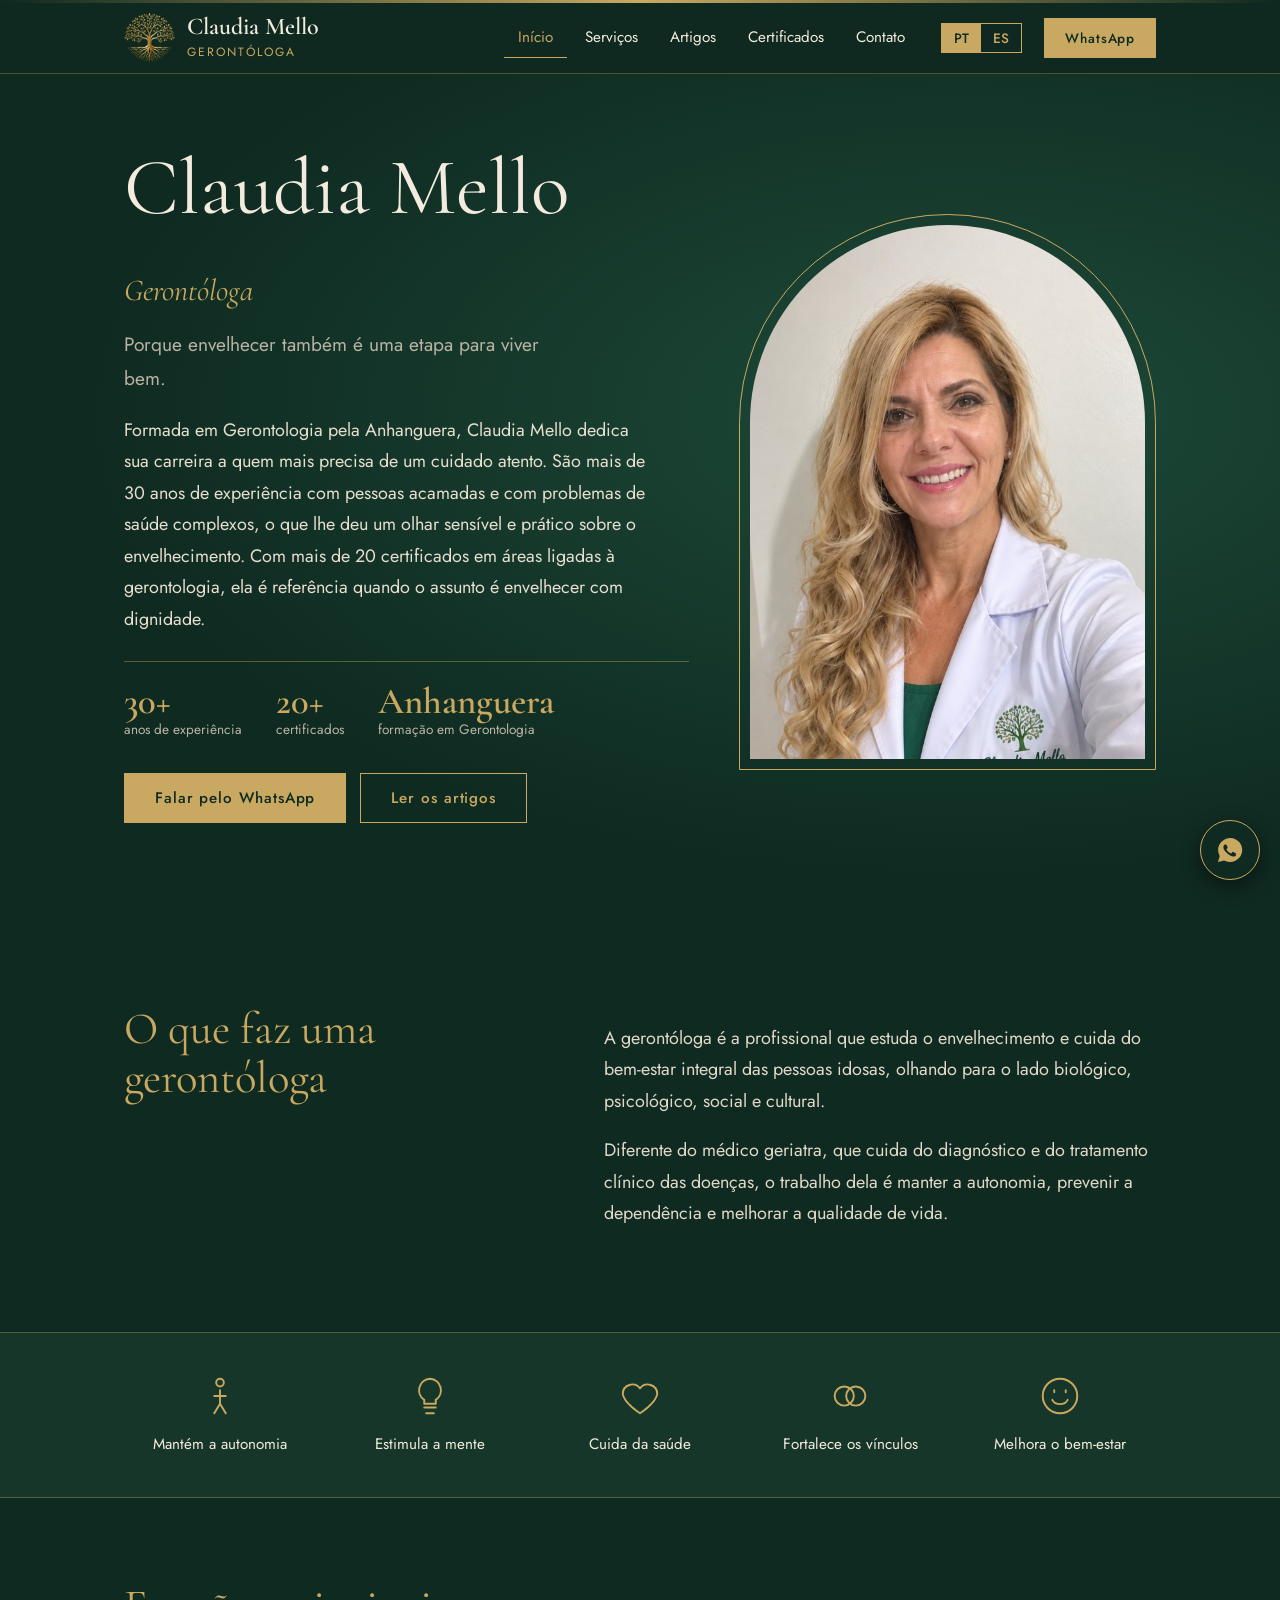
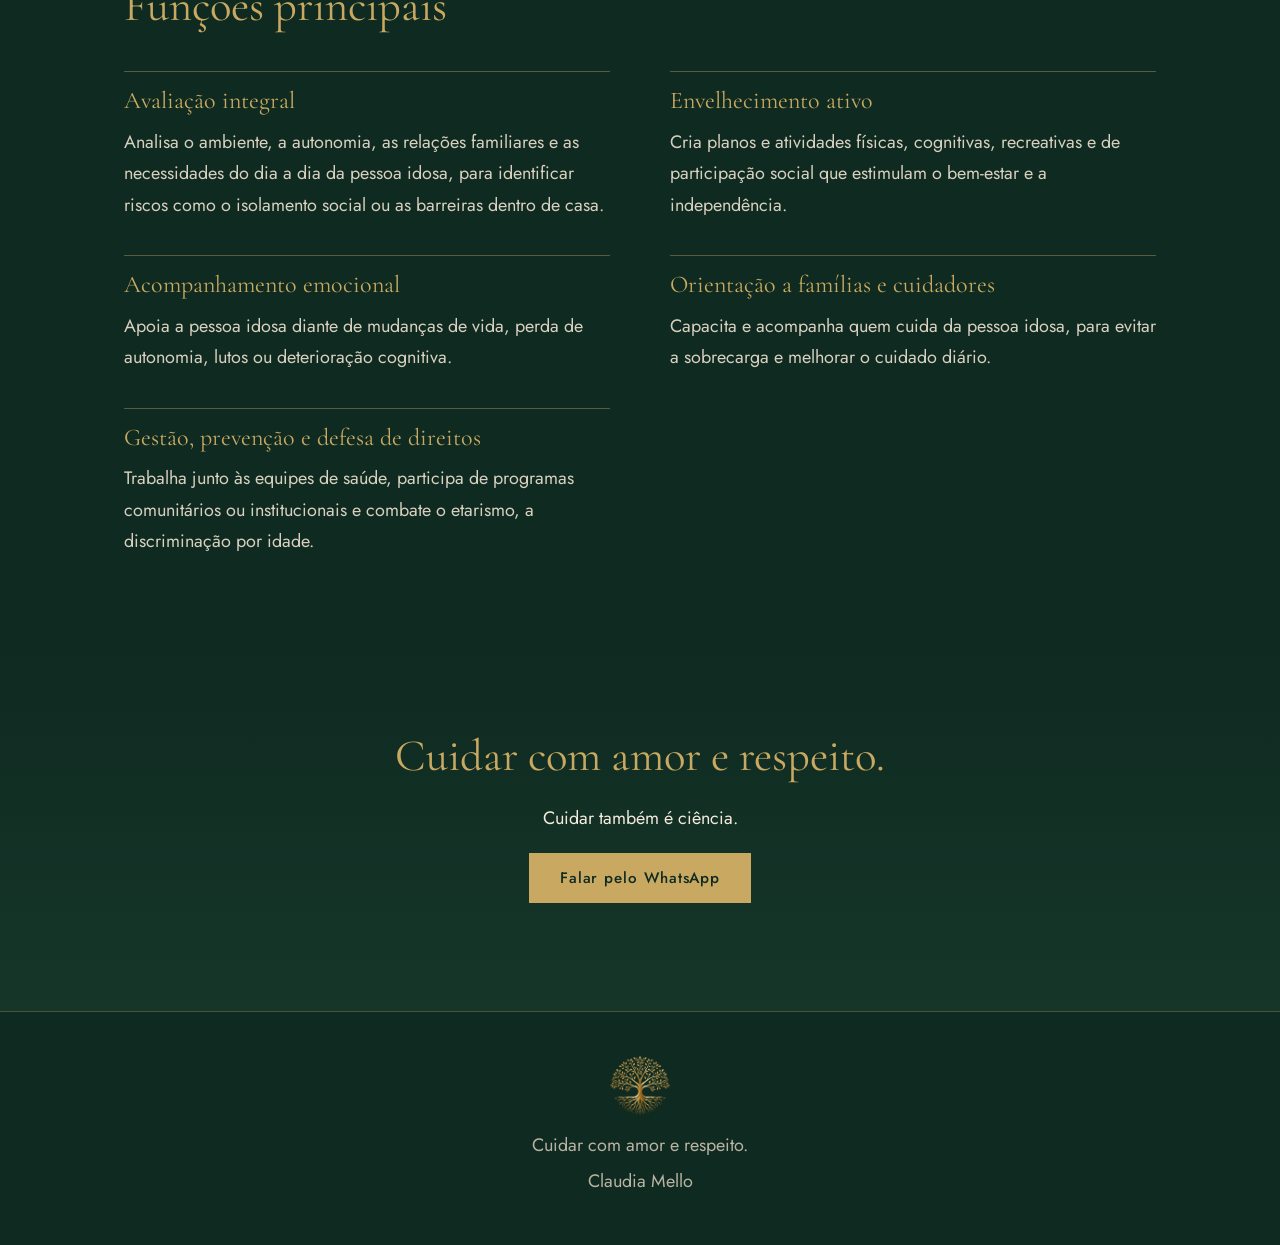
<file: index.html>
<!DOCTYPE html><html lang="pt-BR"><head><meta charset="utf-8"><meta name="viewport" content="width=device-width,initial-scale=1">
<title data-es="Claudia Mello, Gerontóloga">Claudia Mello, Gerontóloga</title><link rel="icon" href="img/favicon.png">
<link rel="preconnect" href="https://fonts.googleapis.com"><link rel="preconnect" href="https://fonts.gstatic.com" crossorigin>
<link href="https://fonts.googleapis.com/css2?family=Cormorant+Garamond:ital,wght@0,400;0,600;1,400&family=Jost:wght@400;500&display=swap" rel="stylesheet">
<link rel="stylesheet" href="style.css"></head><body>
<header><div class="w bar"><a class="brand" href="index.html"><img src="img/arvore.png" alt=""><span>Claudia Mello<small data-es="Gerontóloga">Gerontóloga</small></span></a>
<nav><a href="index.html" aria-current="page" data-es="Inicio">Início</a><a href="servicos.html" data-es="Servicios">Serviços</a><a href="artigos.html" data-es="Artículos">Artigos</a><a href="certificados.html" data-es="Certificados">Certificados</a><a href="contato.html" data-es="Contacto">Contato</a></nav><div class="lang" role="group" aria-label="Idioma"><button data-l="pt">PT</button><button data-l="es">ES</button></div><a class="btn hb" href="whatsapp.html">WhatsApp</a></div></header>
<main><section class="hero"><div class="w hg"><div><h1 data-es="Claudia Mello">Claudia Mello</h1><p class="role" data-es="Gerontóloga">Gerontóloga</p><p class="lead" data-es="Porque envejecer también es una etapa para vivir bien.">Porque envelhecer também é uma etapa para viver bem.</p><p class="intro" data-es="Graduada en Gerontología por la Anhanguera, Claudia Mello dedica su carrera a quienes más necesitan un cuidado atento. Son más de 30 años de experiencia con personas postradas en cama y con problemas de salud complejos, lo que le dio una mirada sensible y práctica sobre el envejecimiento. Con más de 20 certificados en áreas ligadas a la gerontología, es una referencia cuando se trata de envejecer con dignidad.">Formada em Gerontologia pela Anhanguera, Claudia Mello dedica sua carreira a quem mais precisa de um cuidado atento. São mais de 30 anos de experiência com pessoas acamadas e com problemas de saúde complexos, o que lhe deu um olhar sensível e prático sobre o envelhecimento. Com mais de 20 certificados em áreas ligadas à gerontologia, ela é referência quando o assunto é envelhecer com dignidade.</p><ul class="stats"><li><b>30+</b><span data-es="años de experiencia">anos de experiência</span></li><li><b>20+</b><span data-es="certificados">certificados</span></li><li><b>Anhanguera</b><span data-es="formación en Gerontología">formação em Gerontologia</span></li></ul><p class="cta"><a class="btn" href="whatsapp.html" data-es="Hablar por WhatsApp">Falar pelo WhatsApp</a><a class="btn ghost" href="artigos.html" data-es="Leer los artículos">Ler os artigos</a></p></div>
<figure class="arco"><img src="img/claudia.jpg" alt="Claudia Mello, gerontóloga"></figure></div></section>
<section class="w sec two"><div><h2 data-es="¿Qué hace una gerontóloga?">O que faz uma gerontóloga</h2></div><div><p data-es="Una gerontóloga es una profesional especializada en el proceso de envejecimiento y en el bienestar integral de las personas mayores desde un enfoque biológico, psicológico, social y cultural.">A gerontóloga é a profissional que estuda o envelhecimento e cuida do bem-estar integral das pessoas idosas, olhando para o lado biológico, psicológico, social e cultural.</p><p data-es="A diferencia de un médico geriatra —que se centra en el diagnóstico y tratamiento clínico de enfermedades—, su trabajo busca mantener la autonomía, prevenir la dependencia y mejorar la calidad de vida.">Diferente do médico geriatra, que cuida do diagnóstico e do tratamento clínico das doenças, o trabalho dela é manter a autonomia, prevenir a dependência e melhorar a qualidade de vida.</p></div></section>
<section class="band"><div class="w"><ul class="vals"><li><svg viewBox="0 0 24 24" aria-hidden="true"><circle cx="12" cy="5" r="2"/><path d="M12 9v7m0 0-3 5m3-5 3 5M9 12h6"/></svg><span data-es="Mantiene la autonomía">Mantém a autonomia</span></li><li><svg viewBox="0 0 24 24" aria-hidden="true"><path d="M9 18h6M10 21h4M12 3a6 6 0 0 0-3 11v2h6v-2a6 6 0 0 0-3-11z"/></svg><span data-es="Estimula la mente">Estimula a mente</span></li><li><svg viewBox="0 0 24 24" aria-hidden="true"><path d="M12 21s-8-5-9-10a5 5 0 0 1 9-3 5 5 0 0 1 9 3c-1 5-9 10-9 10z"/></svg><span data-es="Cuida la salud">Cuida da saúde</span></li><li><svg viewBox="0 0 24 24" aria-hidden="true"><circle cx="9" cy="12" r="5"/><circle cx="15" cy="12" r="5"/></svg><span data-es="Fortalece los vínculos">Fortalece os vínculos</span></li><li><svg viewBox="0 0 24 24" aria-hidden="true"><circle cx="12" cy="12" r="9"/><path d="M8 14c1.500 3 6.500 3 8 0M9 9v1M15 9v1"/></svg><span data-es="Mejora el bienestar">Melhora o bem-estar</span></li></ul></div></section>
<section class="w sec"><h2 data-es="Funciones principales">Funções principais</h2><div class="fn"><div><h3 data-es="Evaluación integral">Avaliação integral</h3><p data-es="Analiza el entorno, la autonomía, las relaciones familiares y las necesidades cotidianas de la persona mayor para detectar riesgos como el aislamiento social o barreras en el hogar.">Analisa o ambiente, a autonomia, as relações familiares e as necessidades do dia a dia da pessoa idosa, para identificar riscos como o isolamento social ou as barreiras dentro de casa.</p></div><div><h3 data-es="Envejecimiento activo">Envelhecimento ativo</h3><p data-es="Diseña planes y actividades (físicas, cognitivas, recreativas y de participación social) para promover el bienestar y la independencia.">Cria planos e atividades físicas, cognitivas, recreativas e de participação social que estimulam o bem-estar e a independência.</p></div><div><h3 data-es="Acompañamiento emocional y de procesos">Acompanhamento emocional</h3><p data-es="Apoya a la persona mayor ante cambios vitales, pérdida de autonomía, duelos o deterioro cognitivo.">Apoia a pessoa idosa diante de mudanças de vida, perda de autonomia, lutos ou deterioração cognitiva.</p></div><div><h3 data-es="Orientación a familias y cuidadores">Orientação a famílias e cuidadores</h3><p data-es="Capacita y acompaña a quienes cuidan al adulto mayor para prevenir la sobrecarga y mejorar la atención diaria.">Capacita e acompanha quem cuida da pessoa idosa, para evitar a sobrecarga e melhorar o cuidado diário.</p></div><div><h3 data-es="Gestión, prevención y defensa de derechos">Gestão, prevenção e defesa de direitos</h3><p data-es="Coordina con equipos de salud, participa en programas comunitarios o institucionales y combate el edadismo (discriminación por edad).">Trabalha junto às equipes de saúde, participa de programas comunitários ou institucionais e combate o etarismo, a discriminação por idade.</p></div></div></section>

<section class="end"><div class="w"><h2 data-es="Cuidar con amor y respeto.">Cuidar com amor e respeito.</h2><p data-es="Cuidar también es ciencia.">Cuidar também é ciência.</p><p><a class="btn" href="whatsapp.html" data-es="Hablar por WhatsApp">Falar pelo WhatsApp</a></p></div></section></main>
<footer><div class="w"><img src="img/arvore.png" alt=""><p data-es="Cuidar con amor y respeto.">Cuidar com amor e respeito.</p><p>Claudia Mello</p></div></footer>
<a class="wab" href="whatsapp.html" aria-label="WhatsApp"><svg viewBox="0 0 32 32"><path fill="#C9A961" d="M16 4a12 12 0 0 0-10.300 18L4 28l6.200-1.600A12 12 0 1 0 16 4zm6.500 16.800c-.3.800-1.600 1.500-2.200 1.600-.6.100-1.300.1-2.100-.1-.5-.2-1.100-.4-1.900-.8-3.300-1.400-5.400-4.700-5.600-4.900-.2-.2-1.300-1.700-1.300-3.200s.8-2.300 1.100-2.600c.3-.3.600-.4.800-.4h.6c.2 0 .5-.1.7.5l1 2.300c.1.200.1.400 0 .6l-.4.600-.5.600c-.2.200-.3.400-.1.700.2.300.8 1.300 1.700 2.100 1.200 1 2.200 1.400 2.500 1.500.3.200.5.100.7-.1l1-1.200c.2-.3.500-.2.700-.1l2.200 1c.3.200.5.300.5.500.1.200.1.800-.2 1.500z"/></svg></a>
<script src="script.js"></script></body></html>
</file>
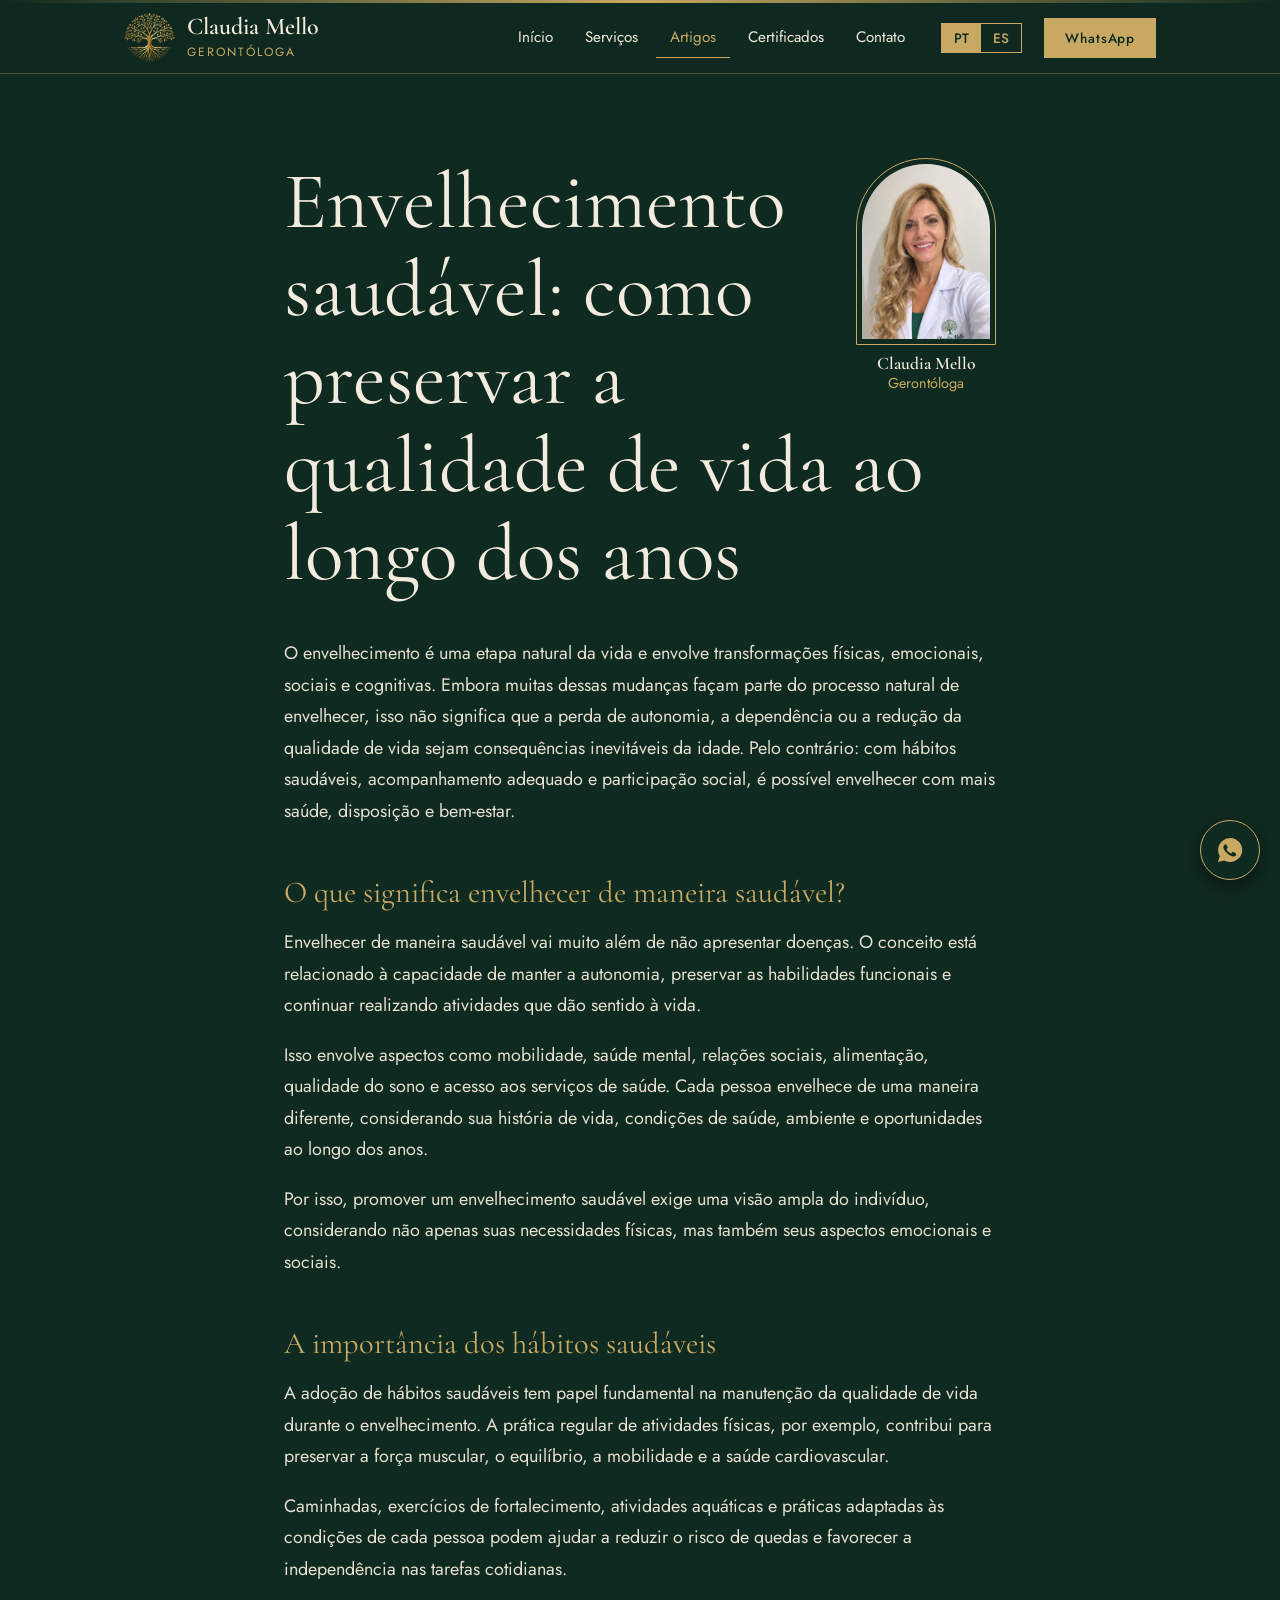
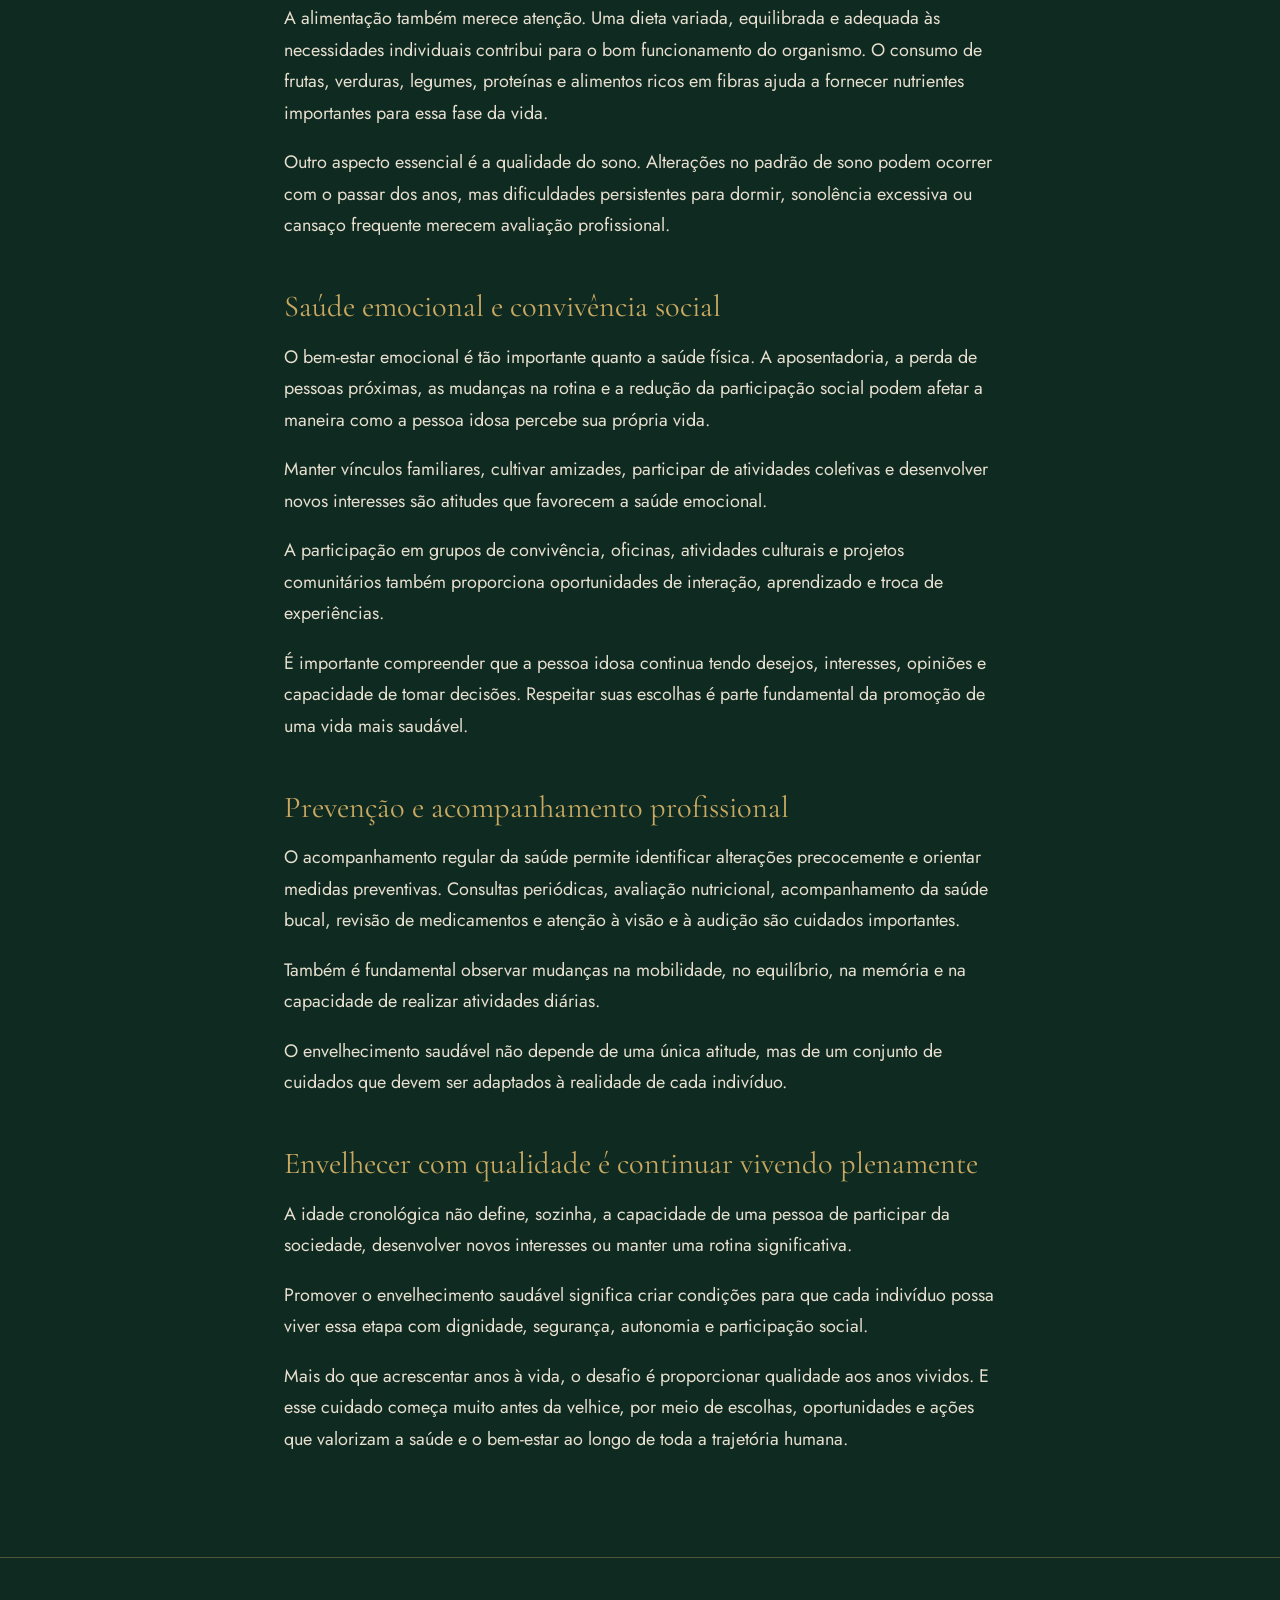
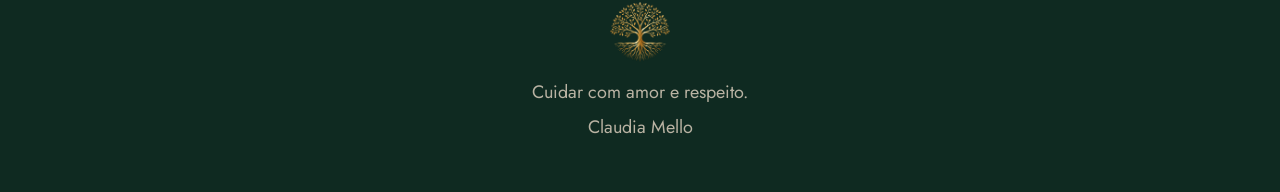
<file: artigo-envelhecimento-saudavel.html>
<!DOCTYPE html><html lang="pt-BR"><head><meta charset="utf-8"><meta name="viewport" content="width=device-width,initial-scale=1">
<title data-es="Envejecimiento saludable: cómo preservar la calidad de vida a lo largo de los años">Envelhecimento saudável: como preservar a qualidade de vida ao longo dos anos</title><link rel="icon" href="img/favicon.png">
<link rel="preconnect" href="https://fonts.googleapis.com"><link rel="preconnect" href="https://fonts.gstatic.com" crossorigin>
<link href="https://fonts.googleapis.com/css2?family=Cormorant+Garamond:ital,wght@0,400;0,600;1,400&family=Jost:wght@400;500&display=swap" rel="stylesheet">
<link rel="stylesheet" href="style.css"></head><body>
<header><div class="w bar"><a class="brand" href="index.html"><img src="img/arvore.png" alt=""><span>Claudia Mello<small data-es="Gerontóloga">Gerontóloga</small></span></a>
<nav><a href="index.html" data-es="Inicio">Início</a><a href="servicos.html" data-es="Servicios">Serviços</a><a href="artigos.html" aria-current="page" data-es="Artículos">Artigos</a><a href="certificados.html" data-es="Certificados">Certificados</a><a href="contato.html" data-es="Contacto">Contato</a></nav><div class="lang" role="group" aria-label="Idioma"><button data-l="pt">PT</button><button data-l="es">ES</button></div><a class="btn hb" href="whatsapp.html">WhatsApp</a></div></header>
<main><article class="w sec narrow art"><aside class="autor"><div class="arco sm"><img src="img/claudia.jpg" alt="Claudia Mello"></div><b>Claudia Mello</b><span data-es="Gerontóloga">Gerontóloga</span></aside><h1 data-es="Envejecimiento saludable: cómo preservar la calidad de vida a lo largo de los años">Envelhecimento saudável: como preservar a qualidade de vida ao longo dos anos</h1><div class="corpo" data-es="&lt;p&gt;El envejecimiento es una etapa natural de la vida e implica transformaciones físicas, emocionales, sociales y cognitivas. Aunque muchos de estos cambios forman parte del proceso natural de envejecer, eso no significa que la pérdida de autonomía, la dependencia o la reducción de la calidad de vida sean consecuencias inevitables de la edad. Al contrario: con hábitos saludables, un acompañamiento adecuado y participación social, es posible envejecer con más salud, ánimo y bienestar.&lt;/p&gt;
&lt;h2&gt;¿Qué significa envejecer de manera saludable?&lt;/h2&gt;
&lt;p&gt;Envejecer de manera saludable va mucho más allá de no tener enfermedades. El concepto se relaciona con la capacidad de mantener la autonomía, preservar las habilidades funcionales y seguir realizando actividades que dan sentido a la vida.&lt;/p&gt;
&lt;p&gt;Esto abarca aspectos como la movilidad, la salud mental, las relaciones sociales, la alimentación, la calidad del sueño y el acceso a los servicios de salud. Cada persona envejece de una manera distinta, según su historia de vida, sus condiciones de salud, su entorno y las oportunidades que tuvo a lo largo de los años.&lt;/p&gt;
&lt;p&gt;Por eso, promover un envejecimiento saludable exige una visión amplia de la persona, que considere no solo sus necesidades físicas, sino también sus aspectos emocionales y sociales.&lt;/p&gt;
&lt;h2&gt;La importancia de los hábitos saludables&lt;/h2&gt;
&lt;p&gt;La adopción de hábitos saludables tiene un papel fundamental en el mantenimiento de la calidad de vida durante el envejecimiento. La práctica regular de actividad física, por ejemplo, contribuye a preservar la fuerza muscular, el equilibrio, la movilidad y la salud cardiovascular.&lt;/p&gt;
&lt;p&gt;Las caminatas, los ejercicios de fortalecimiento, las actividades acuáticas y las prácticas adaptadas a las condiciones de cada persona pueden ayudar a reducir el riesgo de caídas y favorecer la independencia en las tareas cotidianas.&lt;/p&gt;
&lt;p&gt;La alimentación también merece atención. Una dieta variada, equilibrada y adecuada a las necesidades individuales contribuye al buen funcionamiento del organismo. El consumo de frutas, verduras, hortalizas, proteínas y alimentos ricos en fibra ayuda a aportar nutrientes importantes para esta etapa de la vida.&lt;/p&gt;
&lt;p&gt;Otro aspecto esencial es la calidad del sueño. Con el paso de los años pueden producirse alteraciones en el patrón de sueño, pero las dificultades persistentes para dormir, la somnolencia excesiva o el cansancio frecuente merecen una evaluación profesional.&lt;/p&gt;
&lt;h2&gt;Salud emocional y convivencia social&lt;/h2&gt;
&lt;p&gt;El bienestar emocional es tan importante como la salud física. La jubilación, la pérdida de seres queridos, los cambios en la rutina y la reducción de la participación social pueden afectar la manera en que la persona mayor percibe su propia vida.&lt;/p&gt;
&lt;p&gt;Mantener los vínculos familiares, cultivar amistades, participar en actividades colectivas y desarrollar nuevos intereses son actitudes que favorecen la salud emocional.&lt;/p&gt;
&lt;p&gt;La participación en grupos de convivencia, talleres, actividades culturales y proyectos comunitarios también ofrece oportunidades de interacción, aprendizaje e intercambio de experiencias.&lt;/p&gt;
&lt;p&gt;Es importante comprender que la persona mayor sigue teniendo deseos, intereses, opiniones y capacidad de tomar decisiones. Respetar sus elecciones es parte fundamental de la promoción de una vida más saludable.&lt;/p&gt;
&lt;h2&gt;Prevención y acompañamiento profesional&lt;/h2&gt;
&lt;p&gt;El control regular de la salud permite identificar alteraciones de forma temprana y orientar medidas preventivas. Las consultas periódicas, la evaluación nutricional, el cuidado de la salud bucal, la revisión de los medicamentos y la atención a la vista y al oído son cuidados importantes.&lt;/p&gt;
&lt;p&gt;También es fundamental observar los cambios en la movilidad, el equilibrio, la memoria y la capacidad de realizar las actividades diarias.&lt;/p&gt;
&lt;p&gt;El envejecimiento saludable no depende de una única actitud, sino de un conjunto de cuidados que deben adaptarse a la realidad de cada persona.&lt;/p&gt;
&lt;h2&gt;Envejecer con calidad es seguir viviendo plenamente&lt;/h2&gt;
&lt;p&gt;La edad cronológica no define, por sí sola, la capacidad de una persona para participar en la sociedad, desarrollar nuevos intereses o mantener una rutina significativa.&lt;/p&gt;
&lt;p&gt;Promover el envejecimiento saludable significa crear las condiciones para que cada persona pueda vivir esta etapa con dignidad, seguridad, autonomía y participación social.&lt;/p&gt;
&lt;p&gt;Más que agregar años a la vida, el desafío es darles calidad a los años vividos. Y ese cuidado empieza mucho antes de la vejez, a través de decisiones, oportunidades y acciones que valoran la salud y el bienestar a lo largo de toda la trayectoria humana.&lt;/p&gt;"><p>O envelhecimento é uma etapa natural da vida e envolve transformações físicas, emocionais, sociais e cognitivas. Embora muitas dessas mudanças façam parte do processo natural de envelhecer, isso não significa que a perda de autonomia, a dependência ou a redução da qualidade de vida sejam consequências inevitáveis da idade. Pelo contrário: com hábitos saudáveis, acompanhamento adequado e participação social, é possível envelhecer com mais saúde, disposição e bem-estar.</p>
<h2>O que significa envelhecer de maneira saudável?</h2>
<p>Envelhecer de maneira saudável vai muito além de não apresentar doenças. O conceito está relacionado à capacidade de manter a autonomia, preservar as habilidades funcionais e continuar realizando atividades que dão sentido à vida.</p>
<p>Isso envolve aspectos como mobilidade, saúde mental, relações sociais, alimentação, qualidade do sono e acesso aos serviços de saúde. Cada pessoa envelhece de uma maneira diferente, considerando sua história de vida, condições de saúde, ambiente e oportunidades ao longo dos anos.</p>
<p>Por isso, promover um envelhecimento saudável exige uma visão ampla do indivíduo, considerando não apenas suas necessidades físicas, mas também seus aspectos emocionais e sociais.</p>
<h2>A importância dos hábitos saudáveis</h2>
<p>A adoção de hábitos saudáveis tem papel fundamental na manutenção da qualidade de vida durante o envelhecimento. A prática regular de atividades físicas, por exemplo, contribui para preservar a força muscular, o equilíbrio, a mobilidade e a saúde cardiovascular.</p>
<p>Caminhadas, exercícios de fortalecimento, atividades aquáticas e práticas adaptadas às condições de cada pessoa podem ajudar a reduzir o risco de quedas e favorecer a independência nas tarefas cotidianas.</p>
<p>A alimentação também merece atenção. Uma dieta variada, equilibrada e adequada às necessidades individuais contribui para o bom funcionamento do organismo. O consumo de frutas, verduras, legumes, proteínas e alimentos ricos em fibras ajuda a fornecer nutrientes importantes para essa fase da vida.</p>
<p>Outro aspecto essencial é a qualidade do sono. Alterações no padrão de sono podem ocorrer com o passar dos anos, mas dificuldades persistentes para dormir, sonolência excessiva ou cansaço frequente merecem avaliação profissional.</p>
<h2>Saúde emocional e convivência social</h2>
<p>O bem-estar emocional é tão importante quanto a saúde física. A aposentadoria, a perda de pessoas próximas, as mudanças na rotina e a redução da participação social podem afetar a maneira como a pessoa idosa percebe sua própria vida.</p>
<p>Manter vínculos familiares, cultivar amizades, participar de atividades coletivas e desenvolver novos interesses são atitudes que favorecem a saúde emocional.</p>
<p>A participação em grupos de convivência, oficinas, atividades culturais e projetos comunitários também proporciona oportunidades de interação, aprendizado e troca de experiências.</p>
<p>É importante compreender que a pessoa idosa continua tendo desejos, interesses, opiniões e capacidade de tomar decisões. Respeitar suas escolhas é parte fundamental da promoção de uma vida mais saudável.</p>
<h2>Prevenção e acompanhamento profissional</h2>
<p>O acompanhamento regular da saúde permite identificar alterações precocemente e orientar medidas preventivas. Consultas periódicas, avaliação nutricional, acompanhamento da saúde bucal, revisão de medicamentos e atenção à visão e à audição são cuidados importantes.</p>
<p>Também é fundamental observar mudanças na mobilidade, no equilíbrio, na memória e na capacidade de realizar atividades diárias.</p>
<p>O envelhecimento saudável não depende de uma única atitude, mas de um conjunto de cuidados que devem ser adaptados à realidade de cada indivíduo.</p>
<h2>Envelhecer com qualidade é continuar vivendo plenamente</h2>
<p>A idade cronológica não define, sozinha, a capacidade de uma pessoa de participar da sociedade, desenvolver novos interesses ou manter uma rotina significativa.</p>
<p>Promover o envelhecimento saudável significa criar condições para que cada indivíduo possa viver essa etapa com dignidade, segurança, autonomia e participação social.</p>
<p>Mais do que acrescentar anos à vida, o desafio é proporcionar qualidade aos anos vividos. E esse cuidado começa muito antes da velhice, por meio de escolhas, oportunidades e ações que valorizam a saúde e o bem-estar ao longo de toda a trajetória humana.</p></div></article></main>
<footer><div class="w"><img src="img/arvore.png" alt=""><p data-es="Cuidar con amor y respeto.">Cuidar com amor e respeito.</p><p>Claudia Mello</p></div></footer>
<a class="wab" href="whatsapp.html" aria-label="WhatsApp"><svg viewBox="0 0 32 32"><path fill="#C9A961" d="M16 4a12 12 0 0 0-10.300 18L4 28l6.200-1.600A12 12 0 1 0 16 4zm6.500 16.800c-.3.800-1.600 1.500-2.200 1.600-.6.100-1.300.1-2.100-.1-.5-.2-1.100-.4-1.900-.8-3.300-1.400-5.400-4.700-5.600-4.900-.2-.2-1.300-1.700-1.300-3.200s.8-2.300 1.100-2.600c.3-.3.600-.4.800-.4h.6c.2 0 .5-.1.7.5l1 2.300c.1.200.1.400 0 .6l-.4.600-.5.600c-.2.200-.3.400-.1.700.2.300.8 1.300 1.700 2.100 1.200 1 2.200 1.400 2.500 1.500.3.200.5.100.7-.1l1-1.200c.2-.3.500-.2.700-.1l2.200 1c.3.200.5.300.5.500.1.200.1.800-.2 1.500z"/></svg></a>
<script src="script.js"></script></body></html>
</file>
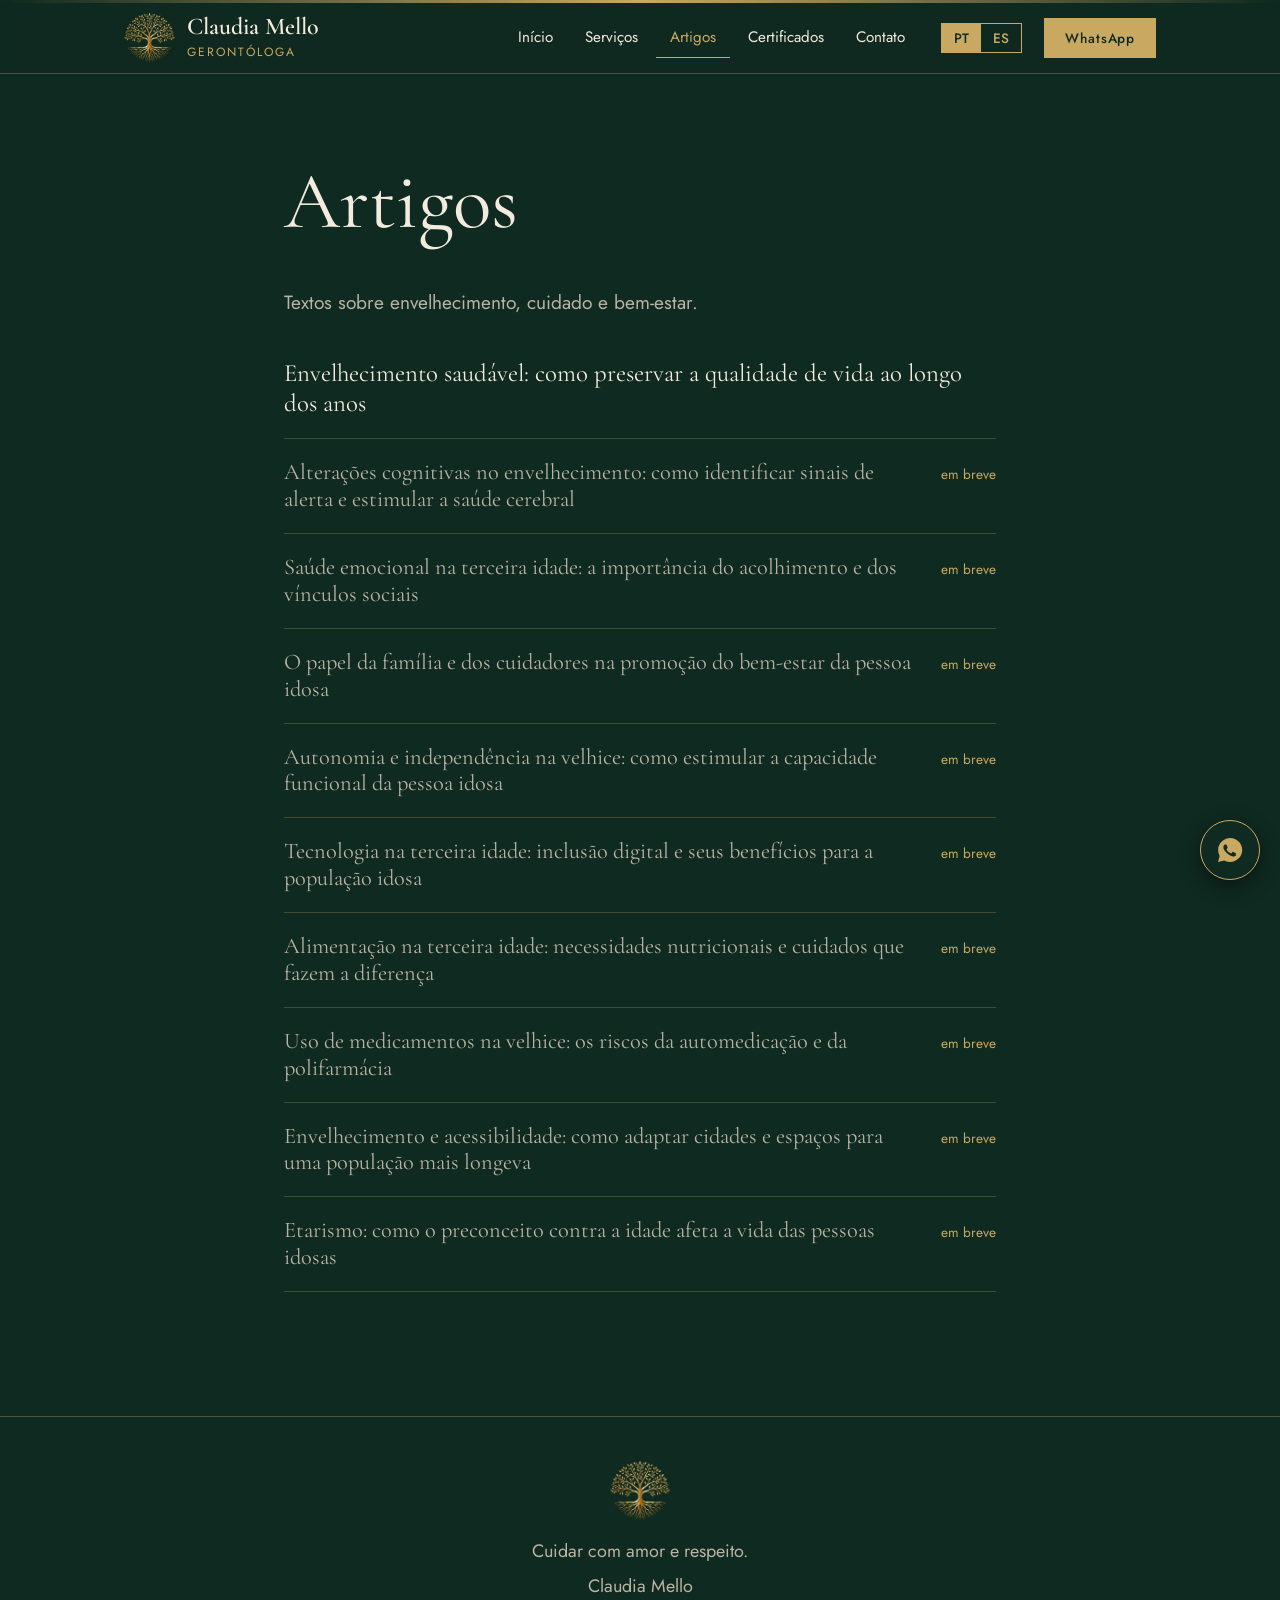
<file: artigos.html>
<!DOCTYPE html><html lang="pt-BR"><head><meta charset="utf-8"><meta name="viewport" content="width=device-width,initial-scale=1">
<title data-es="Artículos, Claudia Mello">Artigos, Claudia Mello</title><link rel="icon" href="img/favicon.png">
<link rel="preconnect" href="https://fonts.googleapis.com"><link rel="preconnect" href="https://fonts.gstatic.com" crossorigin>
<link href="https://fonts.googleapis.com/css2?family=Cormorant+Garamond:ital,wght@0,400;0,600;1,400&family=Jost:wght@400;500&display=swap" rel="stylesheet">
<link rel="stylesheet" href="style.css"></head><body>
<header><div class="w bar"><a class="brand" href="index.html"><img src="img/arvore.png" alt=""><span>Claudia Mello<small data-es="Gerontóloga">Gerontóloga</small></span></a>
<nav><a href="index.html" data-es="Inicio">Início</a><a href="servicos.html" data-es="Servicios">Serviços</a><a href="artigos.html" aria-current="page" data-es="Artículos">Artigos</a><a href="certificados.html" data-es="Certificados">Certificados</a><a href="contato.html" data-es="Contacto">Contato</a></nav><div class="lang" role="group" aria-label="Idioma"><button data-l="pt">PT</button><button data-l="es">ES</button></div><a class="btn hb" href="whatsapp.html">WhatsApp</a></div></header>
<main><section class="w sec narrow"><h1 data-es="Artículos">Artigos</h1><p class="lead" data-es="Textos sobre envejecimiento, cuidado y bienestar.">Textos sobre envelhecimento, cuidado e bem-estar.</p><ol class="lista"><li><a href="artigo-envelhecimento-saudavel.html"><span data-es="Envejecimiento saludable: cómo preservar la calidad de vida a lo largo de los años">Envelhecimento saudável: como preservar a qualidade de vida ao longo dos anos</span></a></li><li class="soon"><span data-es="Alteraciones cognitivas en el envejecimiento: cómo identificar señales de alerta y estimular la salud cerebral">Alterações cognitivas no envelhecimento: como identificar sinais de alerta e estimular a saúde cerebral</span><small data-es="próximamente">em breve</small></li><li class="soon"><span data-es="Salud emocional en la tercera edad: la importancia de la acogida y de los vínculos sociales">Saúde emocional na terceira idade: a importância do acolhimento e dos vínculos sociais</span><small data-es="próximamente">em breve</small></li><li class="soon"><span data-es="El papel de la familia y de los cuidadores en la promoción del bienestar de la persona mayor">O papel da família e dos cuidadores na promoção do bem-estar da pessoa idosa</span><small data-es="próximamente">em breve</small></li><li class="soon"><span data-es="Autonomía e independencia en la vejez: cómo estimular la capacidad funcional de la persona mayor">Autonomia e independência na velhice: como estimular a capacidade funcional da pessoa idosa</span><small data-es="próximamente">em breve</small></li><li class="soon"><span data-es="Tecnología en la tercera edad: inclusión digital y sus beneficios para la población mayor">Tecnologia na terceira idade: inclusão digital e seus benefícios para a população idosa</span><small data-es="próximamente">em breve</small></li><li class="soon"><span data-es="Alimentación en la tercera edad: necesidades nutricionales y cuidados que marcan la diferencia">Alimentação na terceira idade: necessidades nutricionais e cuidados que fazem a diferença</span><small data-es="próximamente">em breve</small></li><li class="soon"><span data-es="Uso de medicamentos en la vejez: los riesgos de la automedicación y de la polifarmacia">Uso de medicamentos na velhice: os riscos da automedicação e da polifarmácia</span><small data-es="próximamente">em breve</small></li><li class="soon"><span data-es="Envejecimiento y accesibilidad: cómo adaptar ciudades y espacios para una población más longeva">Envelhecimento e acessibilidade: como adaptar cidades e espaços para uma população mais longeva</span><small data-es="próximamente">em breve</small></li><li class="soon"><span data-es="Edadismo: cómo el prejuicio contra la edad afecta la vida de las personas mayores">Etarismo: como o preconceito contra a idade afeta a vida das pessoas idosas</span><small data-es="próximamente">em breve</small></li></ol></section></main>
<footer><div class="w"><img src="img/arvore.png" alt=""><p data-es="Cuidar con amor y respeto.">Cuidar com amor e respeito.</p><p>Claudia Mello</p></div></footer>
<a class="wab" href="whatsapp.html" aria-label="WhatsApp"><svg viewBox="0 0 32 32"><path fill="#C9A961" d="M16 4a12 12 0 0 0-10.300 18L4 28l6.200-1.600A12 12 0 1 0 16 4zm6.500 16.800c-.3.800-1.600 1.500-2.200 1.600-.6.100-1.300.1-2.100-.1-.5-.2-1.100-.4-1.900-.8-3.300-1.400-5.400-4.700-5.600-4.900-.2-.2-1.300-1.700-1.300-3.200s.8-2.300 1.100-2.600c.3-.3.600-.4.800-.4h.6c.2 0 .5-.1.7.5l1 2.300c.1.200.1.400 0 .6l-.4.600-.5.600c-.2.200-.3.400-.1.700.2.300.8 1.300 1.700 2.100 1.200 1 2.200 1.400 2.500 1.500.3.200.5.100.7-.1l1-1.200c.2-.3.500-.2.700-.1l2.200 1c.3.200.5.300.5.500.1.200.1.800-.2 1.500z"/></svg></a>
<script src="script.js"></script></body></html>
</file>
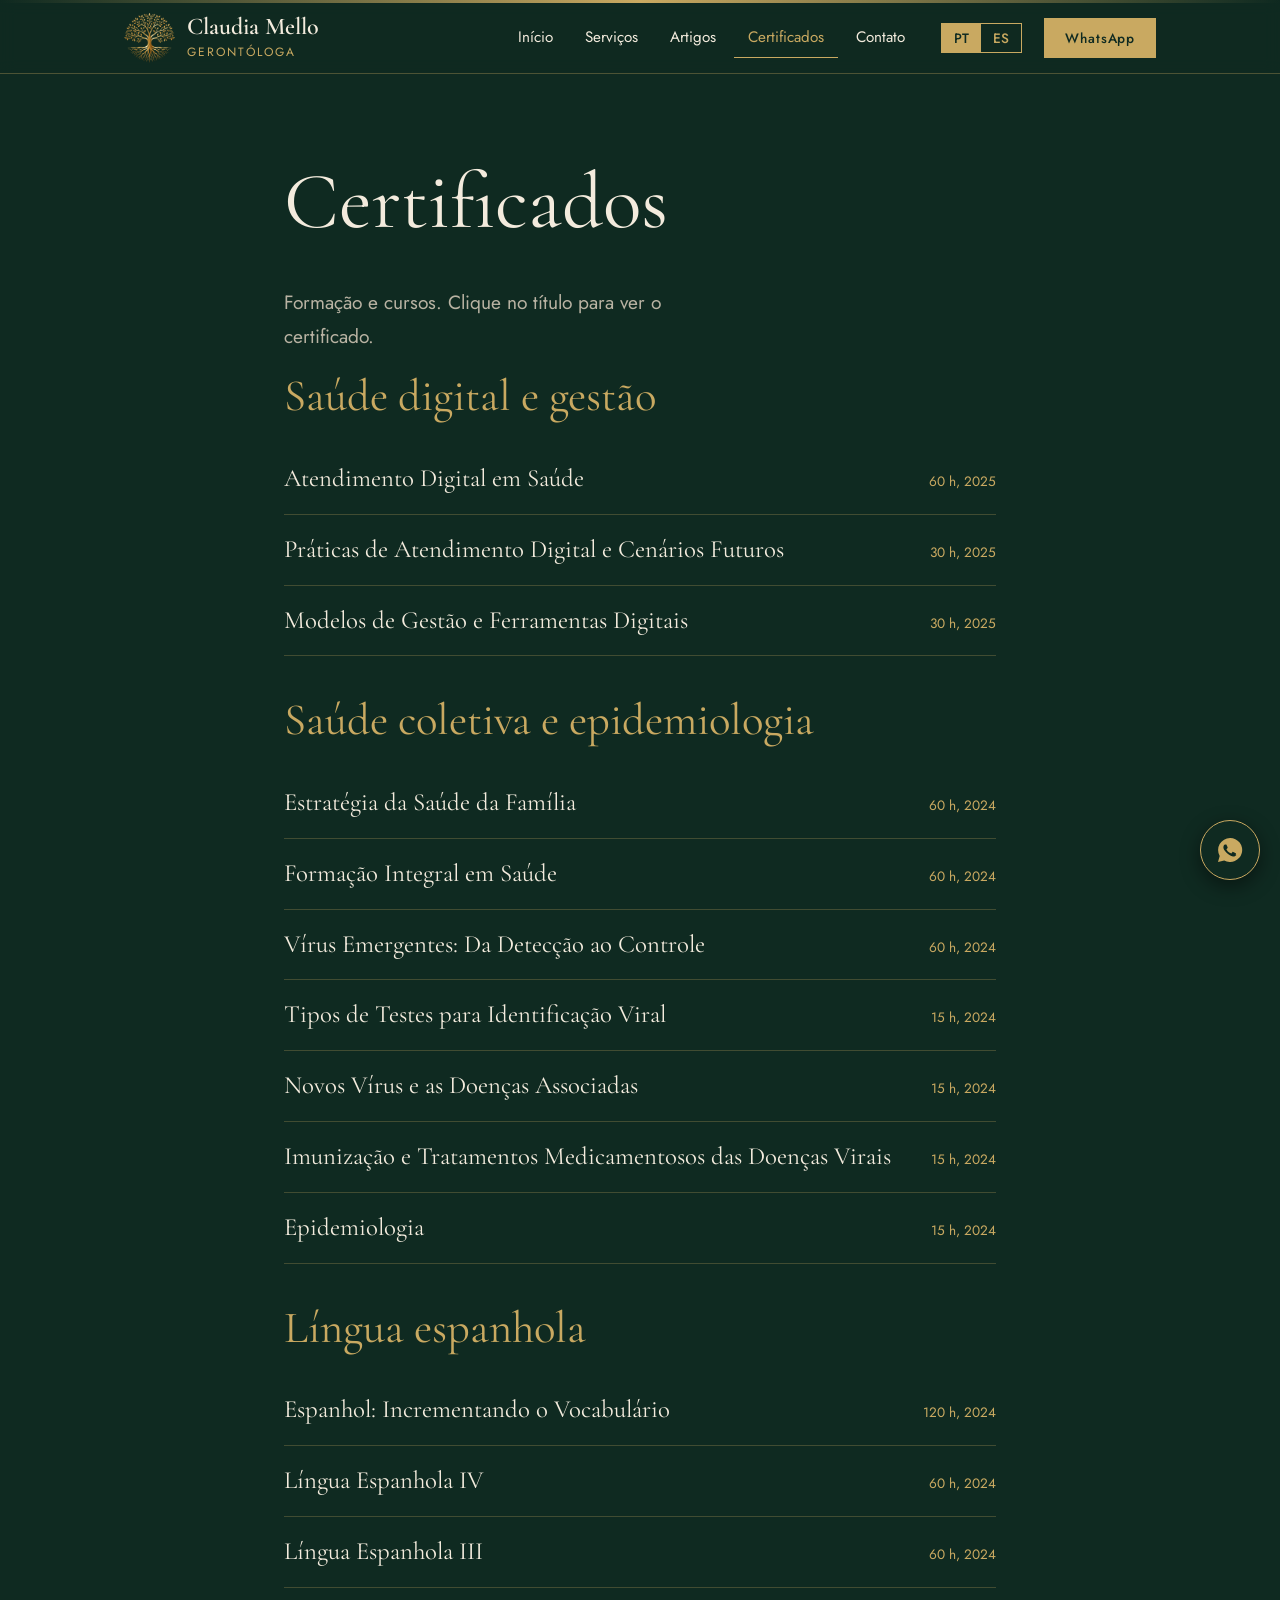
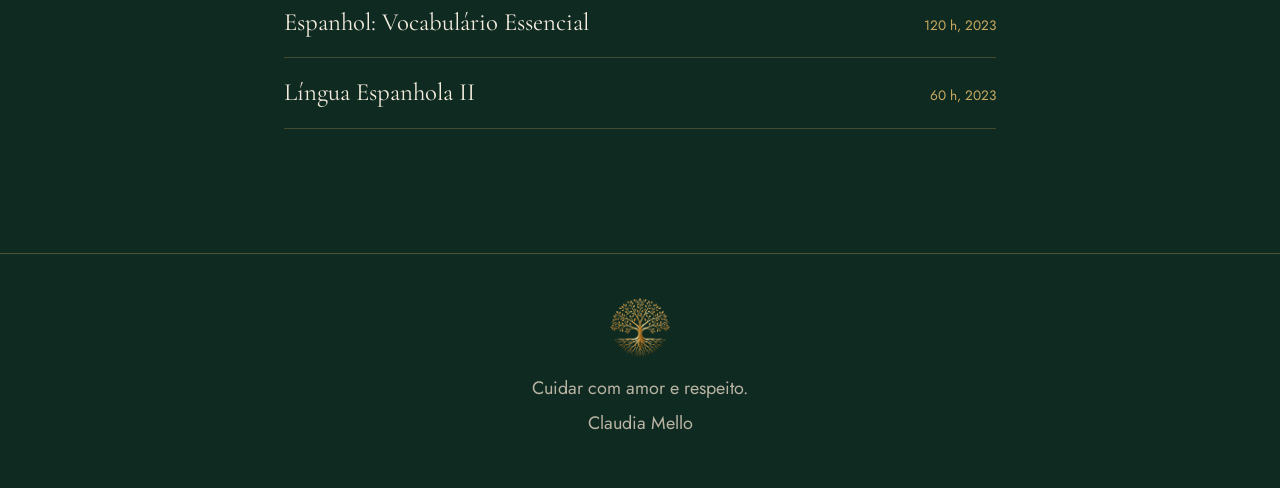
<file: certificados.html>
<!DOCTYPE html><html lang="pt-BR"><head><meta charset="utf-8"><meta name="viewport" content="width=device-width,initial-scale=1">
<title data-es="Certificados, Claudia Mello">Certificados, Claudia Mello</title><link rel="icon" href="img/favicon.png">
<link rel="preconnect" href="https://fonts.googleapis.com"><link rel="preconnect" href="https://fonts.gstatic.com" crossorigin>
<link href="https://fonts.googleapis.com/css2?family=Cormorant+Garamond:ital,wght@0,400;0,600;1,400&family=Jost:wght@400;500&display=swap" rel="stylesheet">
<link rel="stylesheet" href="style.css"></head><body>
<header><div class="w bar"><a class="brand" href="index.html"><img src="img/arvore.png" alt=""><span>Claudia Mello<small data-es="Gerontóloga">Gerontóloga</small></span></a>
<nav><a href="index.html" data-es="Inicio">Início</a><a href="servicos.html" data-es="Servicios">Serviços</a><a href="artigos.html" data-es="Artículos">Artigos</a><a href="certificados.html" aria-current="page" data-es="Certificados">Certificados</a><a href="contato.html" data-es="Contacto">Contato</a></nav><div class="lang" role="group" aria-label="Idioma"><button data-l="pt">PT</button><button data-l="es">ES</button></div><a class="btn hb" href="whatsapp.html">WhatsApp</a></div></header>
<main><section class="w sec narrow"><h1 data-es="Certificados">Certificados</h1><p class="lead" data-es="Formación y cursos. Haz clic en el título para ver el certificado.">Formação e cursos. Clique no título para ver o certificado.</p><h2 data-es="Salud digital y gestión">Saúde digital e gestão</h2><ul class="lista"><li><a href="img/certificados/01.jpg" data-lb><span data-es="Atención Digital en Salud">Atendimento Digital em Saúde</span></a><small>60 h, 2025</small></li><li><a href="img/certificados/02.jpg" data-lb><span data-es="Prácticas de Atención Digital y Escenarios Futuros">Práticas de Atendimento Digital e Cenários Futuros</span></a><small>30 h, 2025</small></li><li><a href="img/certificados/03.jpg" data-lb><span data-es="Modelos de Gestión y Herramientas Digitales">Modelos de Gestão e Ferramentas Digitais</span></a><small>30 h, 2025</small></li></ul><h2 data-es="Salud colectiva y epidemiología">Saúde coletiva e epidemiologia</h2><ul class="lista"><li><a href="img/certificados/04.jpg" data-lb><span data-es="Estrategia de Salud de la Familia">Estratégia da Saúde da Família</span></a><small>60 h, 2024</small></li><li><a href="img/certificados/05.jpg" data-lb><span data-es="Formación Integral en Salud">Formação Integral em Saúde</span></a><small>60 h, 2024</small></li><li><a href="img/certificados/06.jpg" data-lb><span data-es="Virus Emergentes: de la Detección al Control">Vírus Emergentes: Da Detecção ao Controle</span></a><small>60 h, 2024</small></li><li><a href="img/certificados/07.jpg" data-lb><span data-es="Tipos de Pruebas para la Identificación Viral">Tipos de Testes para Identificação Viral</span></a><small>15 h, 2024</small></li><li><a href="img/certificados/08.jpg" data-lb><span data-es="Nuevos Virus y las Enfermedades Asociadas">Novos Vírus e as Doenças Associadas</span></a><small>15 h, 2024</small></li><li><a href="img/certificados/09.jpg" data-lb><span data-es="Inmunización y Tratamientos Farmacológicos de las Enfermedades Virales">Imunização e Tratamentos Medicamentosos das Doenças Virais</span></a><small>15 h, 2024</small></li><li><a href="img/certificados/10.jpg" data-lb><span data-es="Epidemiología">Epidemiologia</span></a><small>15 h, 2024</small></li></ul><h2 data-es="Lengua española">Língua espanhola</h2><ul class="lista"><li><a href="img/certificados/11.jpg" data-lb><span data-es="Español: Ampliando el Vocabulario">Espanhol: Incrementando o Vocabulário</span></a><small>120 h, 2024</small></li><li><a href="img/certificados/12.jpg" data-lb><span data-es="Lengua Española IV">Língua Espanhola IV</span></a><small>60 h, 2024</small></li><li><a href="img/certificados/13.jpg" data-lb><span data-es="Lengua Española III">Língua Espanhola III</span></a><small>60 h, 2024</small></li><li><a href="img/certificados/14.jpg" data-lb><span data-es="Español: Vocabulario Esencial">Espanhol: Vocabulário Essencial</span></a><small>120 h, 2023</small></li><li><a href="img/certificados/15.jpg" data-lb><span data-es="Lengua Española II">Língua Espanhola II</span></a><small>60 h, 2023</small></li></ul></section></main>
<footer><div class="w"><img src="img/arvore.png" alt=""><p data-es="Cuidar con amor y respeto.">Cuidar com amor e respeito.</p><p>Claudia Mello</p></div></footer>
<a class="wab" href="whatsapp.html" aria-label="WhatsApp"><svg viewBox="0 0 32 32"><path fill="#C9A961" d="M16 4a12 12 0 0 0-10.300 18L4 28l6.200-1.600A12 12 0 1 0 16 4zm6.500 16.800c-.3.800-1.600 1.500-2.200 1.600-.6.100-1.300.1-2.100-.1-.5-.2-1.100-.4-1.900-.8-3.300-1.400-5.400-4.700-5.600-4.900-.2-.2-1.300-1.700-1.300-3.200s.8-2.300 1.100-2.600c.3-.3.600-.4.800-.4h.6c.2 0 .5-.1.7.5l1 2.300c.1.200.1.400 0 .6l-.4.600-.5.600c-.2.200-.3.400-.1.700.2.300.8 1.300 1.700 2.100 1.200 1 2.200 1.400 2.500 1.500.3.200.5.100.7-.1l1-1.200c.2-.3.500-.2.700-.1l2.200 1c.3.200.5.300.5.500.1.200.1.800-.2 1.500z"/></svg></a>
<script src="script.js"></script></body></html>
</file>
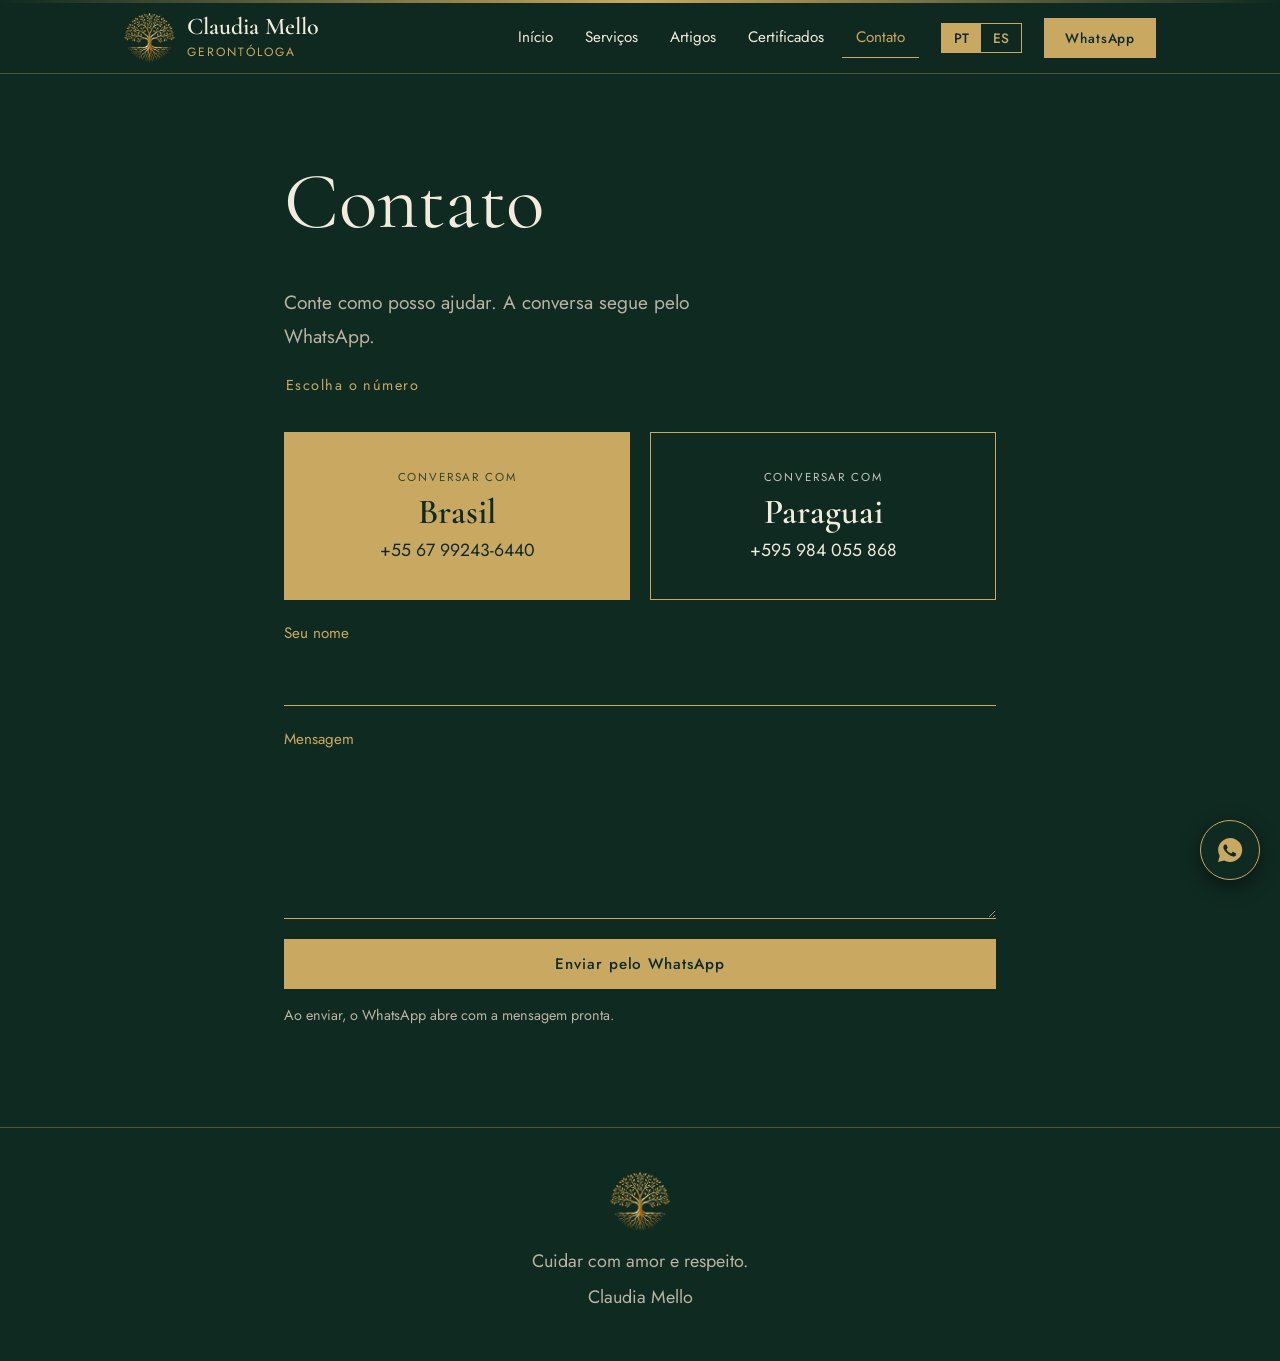
<file: contato.html>
<!DOCTYPE html><html lang="pt-BR"><head><meta charset="utf-8"><meta name="viewport" content="width=device-width,initial-scale=1">
<title data-es="Contacto, Claudia Mello">Contato, Claudia Mello</title><link rel="icon" href="img/favicon.png">
<link rel="preconnect" href="https://fonts.googleapis.com"><link rel="preconnect" href="https://fonts.gstatic.com" crossorigin>
<link href="https://fonts.googleapis.com/css2?family=Cormorant+Garamond:ital,wght@0,400;0,600;1,400&family=Jost:wght@400;500&display=swap" rel="stylesheet">
<link rel="stylesheet" href="style.css"></head><body>
<header><div class="w bar"><a class="brand" href="index.html"><img src="img/arvore.png" alt=""><span>Claudia Mello<small data-es="Gerontóloga">Gerontóloga</small></span></a>
<nav><a href="index.html" data-es="Inicio">Início</a><a href="servicos.html" data-es="Servicios">Serviços</a><a href="artigos.html" data-es="Artículos">Artigos</a><a href="certificados.html" data-es="Certificados">Certificados</a><a href="contato.html" aria-current="page" data-es="Contacto">Contato</a></nav><div class="lang" role="group" aria-label="Idioma"><button data-l="pt">PT</button><button data-l="es">ES</button></div><a class="btn hb" href="whatsapp.html">WhatsApp</a></div></header>
<main><section class="w sec narrow"><h1 data-es="Contacto">Contato</h1><p class="lead" data-es="Cuéntame cómo puedo ayudar. La conversación sigue por WhatsApp.">Conte como posso ajudar. A conversa segue pelo WhatsApp.</p><form id="cf"><fieldset><legend data-es="Elige el número">Escolha o número</legend><div class="cards"><label class="card"><input type="radio" name="c" value="5567992436440" checked><small data-es="Conversar con">Conversar com</small><b><i data-es="Brasil">Brasil</i></b><span>+55 67 99243-6440</span></label><label class="card"><input type="radio" name="c" value="595984055868"><small data-es="Conversar con">Conversar com</small><b><i data-es="Paraguay">Paraguai</i></b><span>+595 984 055 868</span></label></div></fieldset>
<label><span data-es="Tu nombre">Seu nome</span><input name="n" required autocomplete="name"></label><label><span data-es="Mensaje">Mensagem</span><textarea name="m" rows="5" required></textarea></label>
<button class="btn" data-es="Enviar por WhatsApp">Enviar pelo WhatsApp</button></form><p class="note" data-es="Al enviar, se abre WhatsApp con el mensaje listo.">Ao enviar, o WhatsApp abre com a mensagem pronta.</p></section></main>
<footer><div class="w"><img src="img/arvore.png" alt=""><p data-es="Cuidar con amor y respeto.">Cuidar com amor e respeito.</p><p>Claudia Mello</p></div></footer>
<a class="wab" href="whatsapp.html" aria-label="WhatsApp"><svg viewBox="0 0 32 32"><path fill="#C9A961" d="M16 4a12 12 0 0 0-10.300 18L4 28l6.200-1.600A12 12 0 1 0 16 4zm6.500 16.800c-.3.800-1.600 1.500-2.200 1.600-.6.100-1.300.1-2.100-.1-.5-.2-1.100-.4-1.900-.8-3.300-1.400-5.400-4.700-5.600-4.900-.2-.2-1.300-1.700-1.300-3.200s.8-2.300 1.100-2.600c.3-.3.600-.4.800-.4h.6c.2 0 .5-.1.7.5l1 2.300c.1.200.1.400 0 .6l-.4.600-.5.600c-.2.200-.3.400-.1.700.2.300.8 1.300 1.700 2.100 1.200 1 2.200 1.400 2.500 1.500.3.200.5.100.7-.1l1-1.200c.2-.3.500-.2.700-.1l2.200 1c.3.200.5.300.5.500.1.200.1.800-.2 1.500z"/></svg></a>
<script src="script.js"></script></body></html>
</file>
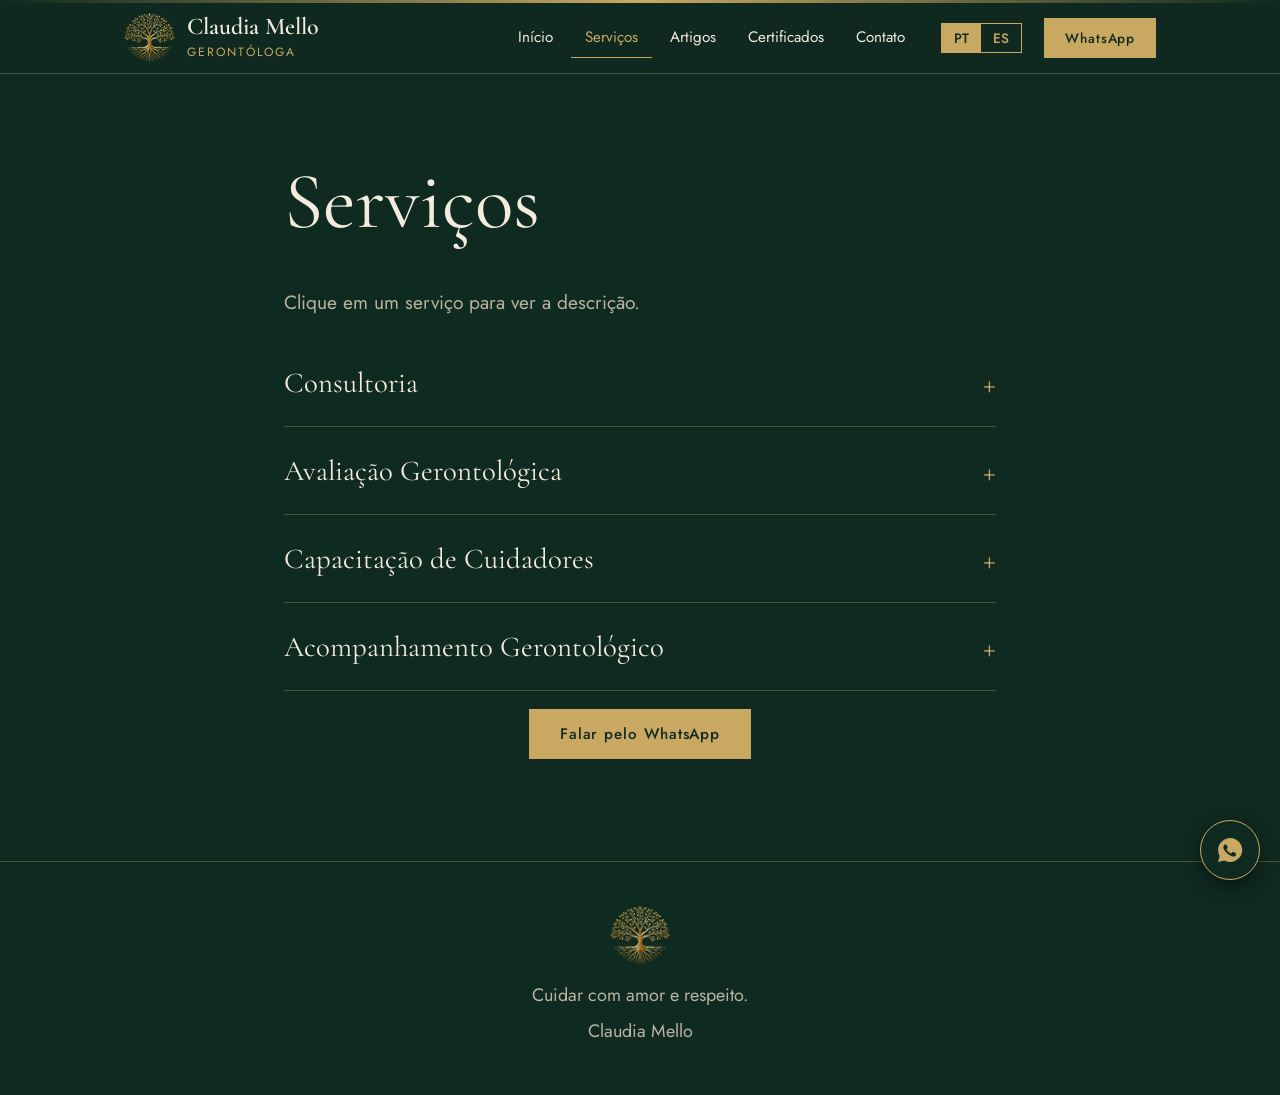
<file: servicos.html>
<!DOCTYPE html><html lang="pt-BR"><head><meta charset="utf-8"><meta name="viewport" content="width=device-width,initial-scale=1">
<title data-es="Servicios, Claudia Mello">Serviços, Claudia Mello</title><link rel="icon" href="img/favicon.png">
<link rel="preconnect" href="https://fonts.googleapis.com"><link rel="preconnect" href="https://fonts.gstatic.com" crossorigin>
<link href="https://fonts.googleapis.com/css2?family=Cormorant+Garamond:ital,wght@0,400;0,600;1,400&family=Jost:wght@400;500&display=swap" rel="stylesheet">
<link rel="stylesheet" href="style.css"></head><body>
<header><div class="w bar"><a class="brand" href="index.html"><img src="img/arvore.png" alt=""><span>Claudia Mello<small data-es="Gerontóloga">Gerontóloga</small></span></a>
<nav><a href="index.html" data-es="Inicio">Início</a><a href="servicos.html" aria-current="page" data-es="Servicios">Serviços</a><a href="artigos.html" data-es="Artículos">Artigos</a><a href="certificados.html" data-es="Certificados">Certificados</a><a href="contato.html" data-es="Contacto">Contato</a></nav><div class="lang" role="group" aria-label="Idioma"><button data-l="pt">PT</button><button data-l="es">ES</button></div><a class="btn hb" href="whatsapp.html">WhatsApp</a></div></header>
<main><section class="w sec narrow"><h1 data-es="Servicios">Serviços</h1><p class="lead" data-es="Haz clic en un servicio para ver la descripción.">Clique em um serviço para ver a descrição.</p><details class="sv"><summary><span data-es="Consultoría">Consultoria</span></summary><p data-es="Ofrecemos consultoría especializada en gerontología, con orientaciones y estrategias orientadas a la promoción del envejecimiento saludable, la calidad de vida y el cuidado integral de la persona mayor. Nuestro trabajo busca comprender las necesidades individuales y presentar soluciones que contribuyan a un envejecimiento más digno, activo y seguro.">Oferecemos consultoria especializada em gerontologia, com orientações e estratégias voltadas à promoção do envelhecimento saudável, à qualidade de vida e ao cuidado integral da pessoa idosa. Nosso trabalho busca compreender as necessidades individuais e apresentar soluções que contribuam para um envelhecimento mais digno, ativo e seguro.</p></details><details class="sv"><summary><span data-es="Evaluación Gerontológica">Avaliação Gerontológica</span></summary><p data-es="Evaluación multidimensional de la persona mayor, considerando aspectos físicos, cognitivos, emocionales y sociales, para identificar necesidades y orientar estrategias de cuidado individualizadas.">Avaliação multidimensional da pessoa idosa, considerando aspectos físicos, cognitivos, emocionais e sociais, para identificar necessidades e orientar estratégias de cuidado individualizadas.</p></details><details class="sv"><summary><span data-es="Capacitación de Cuidadores">Capacitação de Cuidadores</span></summary><p data-es="Capacitaciones y orientaciones para cuidadores formales y familiares, abordando buenas prácticas de cuidado, necesidades de la persona mayor y estrategias para ofrecer una asistencia más humanizada.">Treinamentos e orientações para cuidadores formais e familiares, abordando boas práticas de cuidado, necessidades da pessoa idosa e estratégias para oferecer uma assistência mais humanizada.</p></details><details class="sv"><summary><span data-es="Acompañamiento Gerontológico">Acompanhamento Gerontológico</span></summary><p data-es="Seguimiento de las necesidades de la persona mayor a lo largo del proceso de envejecimiento, con orientaciones periódicas y estrategias para favorecer su bienestar y su autonomía.">Acompanhamento das necessidades da pessoa idosa ao longo do processo de envelhecimento, com orientações periódicas e estratégias para favorecer seu bem-estar e sua autonomia.</p></details><p class="ctr"><a class="btn" href="whatsapp.html" data-es="Hablar por WhatsApp">Falar pelo WhatsApp</a></p></section></main>
<footer><div class="w"><img src="img/arvore.png" alt=""><p data-es="Cuidar con amor y respeto.">Cuidar com amor e respeito.</p><p>Claudia Mello</p></div></footer>
<a class="wab" href="whatsapp.html" aria-label="WhatsApp"><svg viewBox="0 0 32 32"><path fill="#C9A961" d="M16 4a12 12 0 0 0-10.300 18L4 28l6.200-1.600A12 12 0 1 0 16 4zm6.500 16.800c-.3.800-1.600 1.500-2.200 1.600-.6.100-1.300.1-2.100-.1-.5-.2-1.100-.4-1.900-.8-3.300-1.400-5.400-4.700-5.600-4.900-.2-.2-1.300-1.700-1.300-3.200s.8-2.300 1.100-2.600c.3-.3.600-.4.800-.4h.6c.2 0 .5-.1.7.5l1 2.300c.1.200.1.400 0 .6l-.4.600-.5.600c-.2.200-.3.400-.1.700.2.300.8 1.300 1.700 2.100 1.200 1 2.200 1.400 2.500 1.500.3.200.5.100.7-.1l1-1.200c.2-.3.500-.2.700-.1l2.200 1c.3.200.5.300.5.500.1.200.1.800-.2 1.500z"/></svg></a>
<script src="script.js"></script></body></html>
</file>
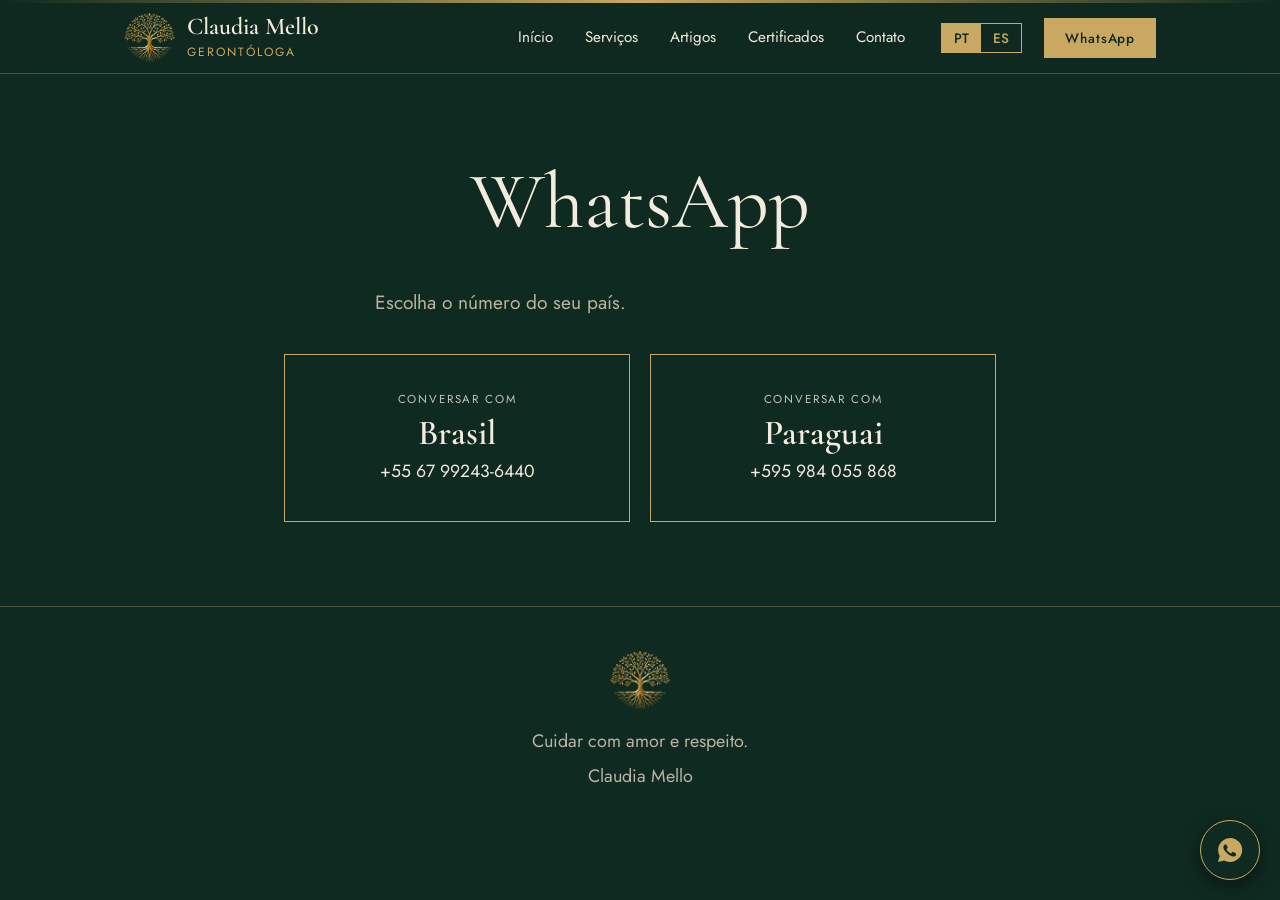
<file: whatsapp.html>
<!DOCTYPE html><html lang="pt-BR"><head><meta charset="utf-8"><meta name="viewport" content="width=device-width,initial-scale=1">
<title data-es="WhatsApp, Claudia Mello">WhatsApp, Claudia Mello</title><link rel="icon" href="img/favicon.png">
<link rel="preconnect" href="https://fonts.googleapis.com"><link rel="preconnect" href="https://fonts.gstatic.com" crossorigin>
<link href="https://fonts.googleapis.com/css2?family=Cormorant+Garamond:ital,wght@0,400;0,600;1,400&family=Jost:wght@400;500&display=swap" rel="stylesheet">
<link rel="stylesheet" href="style.css"></head><body>
<header><div class="w bar"><a class="brand" href="index.html"><img src="img/arvore.png" alt=""><span>Claudia Mello<small data-es="Gerontóloga">Gerontóloga</small></span></a>
<nav><a href="index.html" data-es="Inicio">Início</a><a href="servicos.html" data-es="Servicios">Serviços</a><a href="artigos.html" data-es="Artículos">Artigos</a><a href="certificados.html" data-es="Certificados">Certificados</a><a href="contato.html" data-es="Contacto">Contato</a></nav><div class="lang" role="group" aria-label="Idioma"><button data-l="pt">PT</button><button data-l="es">ES</button></div><a class="btn hb" href="whatsapp.html">WhatsApp</a></div></header>
<main><section class="w sec narrow ctr"><h1 data-es="WhatsApp">WhatsApp</h1><p class="lead" data-es="Elige el número de tu país.">Escolha o número do seu país.</p><div class="cards"><a class="card" data-n="5567992436440" target="_blank" rel="noopener"><small data-es="Conversar con">Conversar com</small><b><i data-es="Brasil">Brasil</i></b><span>+55 67 99243-6440</span></a><a class="card" data-n="595984055868" target="_blank" rel="noopener"><small data-es="Conversar con">Conversar com</small><b><i data-es="Paraguay">Paraguai</i></b><span>+595 984 055 868</span></a></div></section></main>
<footer><div class="w"><img src="img/arvore.png" alt=""><p data-es="Cuidar con amor y respeto.">Cuidar com amor e respeito.</p><p>Claudia Mello</p></div></footer>
<a class="wab" href="whatsapp.html" aria-label="WhatsApp"><svg viewBox="0 0 32 32"><path fill="#C9A961" d="M16 4a12 12 0 0 0-10.300 18L4 28l6.200-1.600A12 12 0 1 0 16 4zm6.500 16.800c-.3.800-1.600 1.500-2.200 1.600-.6.100-1.300.1-2.100-.1-.5-.2-1.100-.4-1.900-.8-3.300-1.400-5.400-4.700-5.600-4.900-.2-.2-1.300-1.700-1.300-3.200s.8-2.300 1.100-2.600c.3-.3.600-.4.800-.4h.6c.2 0 .5-.1.7.5l1 2.300c.1.200.1.400 0 .6l-.4.600-.5.600c-.2.200-.3.400-.1.700.2.300.8 1.300 1.700 2.100 1.200 1 2.200 1.400 2.500 1.500.3.200.5.100.7-.1l1-1.200c.2-.3.500-.2.700-.1l2.200 1c.3.200.5.300.5.500.1.200.1.800-.2 1.500z"/></svg></a>
<script src="script.js"></script></body></html>
</file>
<file: style.css>
:root{--bg:#0F2A21;--bg2:#163629;--g:#C9A961;--iv:#F3EBDD;--mute:#B9B3A3}
*{box-sizing:border-box}html{scroll-behavior:smooth}
body{margin:0;background:var(--bg);color:var(--iv);font:18px/1.75 Jost,system-ui,sans-serif}
h1,h2,h3{font-family:"Cormorant Garamond",Georgia,serif;font-weight:400;line-height:1.1;margin:0 0 .5em}
h1{font-size:clamp(2.8rem,7vw,5rem)}h2{font-size:clamp(2rem,4vw,2.8rem);color:var(--g)}h3{font-size:1.5rem;color:var(--g)}
.w{max-width:1080px;margin:auto;padding:0 24px}.narrow{max-width:760px}.sec{padding:84px 24px}.ctr{text-align:center}
a{color:var(--g)}:focus-visible{outline:2px solid var(--g);outline-offset:4px}
header{position:sticky;top:0;z-index:5;background:#0F2A21ee;backdrop-filter:blur(8px);border-bottom:1px solid #C9A96155}
.bar{display:flex;align-items:center;gap:22px;padding-top:10px;padding-bottom:10px;flex-wrap:wrap}
.brand{display:flex;align-items:center;gap:12px;text-decoration:none;color:var(--iv);font:600 1.5rem "Cormorant Garamond",serif;margin-right:auto}
.brand img{height:50px;width:auto}.brand span{display:flex;flex-direction:column;line-height:1}.brand small{font:400 .75rem Jost,sans-serif;letter-spacing:.18em;text-transform:uppercase;color:var(--g);margin-top:4px}
nav{display:flex;gap:4px;flex-wrap:wrap}nav a{padding:6px 14px;text-decoration:none;color:var(--iv);font-size:.95rem;border-bottom:1px solid transparent}
nav a:hover,nav a[aria-current]{border-color:var(--g);color:var(--g)}
.lang{display:flex;border:1px solid var(--g)}.lang button{border:0;background:none;color:var(--g);padding:4px 12px;font:500 .85rem Jost,sans-serif;cursor:pointer}
.lang button[aria-pressed=true]{background:var(--g);color:var(--bg)}
.btn{display:inline-block;border:1px solid var(--g);background:var(--g);color:var(--bg);padding:13px 30px;font:500 .95rem Jost,sans-serif;letter-spacing:.06em;text-decoration:none;cursor:pointer;transition:.25s}
.btn:hover{background:none;color:var(--g)}.ghost{background:none;color:var(--g)}.ghost:hover{background:var(--g);color:var(--bg)}
.cta{display:flex;gap:14px;flex-wrap:wrap;margin-top:34px}
.hero{background:radial-gradient(ellipse at 75% 40%,#1d4a38,var(--bg) 65%)}
.hg{display:grid;grid-template-columns:1.15fr .85fr;gap:50px;align-items:center;padding-top:70px;padding-bottom:80px}
.role{font:italic 1.9rem "Cormorant Garamond",serif;color:var(--g);margin:0}.lead{font-size:1.2rem;color:var(--mute);max-width:36ch}
.arco{margin:0;border-radius:999px 999px 0 0;border:1px solid var(--g);padding:10px;aspect-ratio:3/4}
.arco img{width:100%;height:100%;object-fit:cover;object-position:50% 8%;border-radius:999px 999px 0 0;display:block}
.two{display:grid;grid-template-columns:1fr 1.3fr;gap:56px}.two p{color:#e0d8c8}
.band{border-block:1px solid #C9A96155;background:var(--bg2)}.vals{list-style:none;margin:0;padding:40px 0;display:grid;grid-template-columns:repeat(5,1fr);gap:18px;text-align:center}
.vals li{display:flex;flex-direction:column;align-items:center;gap:12px;font-size:.95rem}
.vals svg{width:46px;height:46px;stroke:var(--g);fill:none;stroke-width:1;stroke-linecap:round;stroke-linejoin:round}
.fn{display:grid;grid-template-columns:1fr 1fr;gap:34px 60px;margin-top:40px}.fn>div{border-top:1px solid #C9A96166;padding-top:16px}.fn p{margin:0;color:#d8d0bf}
.vs{display:grid;grid-template-columns:1fr 1fr;gap:26px}.vs>div{border:1px solid #C9A96199;padding:40px}.vs p{margin:0}
.end{text-align:center;padding:90px 0;background:linear-gradient(var(--bg),var(--bg2))}
.lista{list-style:none;margin:0 0 40px;padding:0}.lista li{display:flex;justify-content:space-between;align-items:baseline;gap:20px;padding:20px 0;border-bottom:1px solid #C9A96144}
.lista a{font:400 1.55rem/1.2 "Cormorant Garamond",serif;color:var(--iv);text-decoration:none}.lista a:hover{color:var(--g)}
.lista small{color:var(--g);white-space:nowrap;font-size:.85rem}.lista .soon span{color:var(--mute);font:400 1.4rem/1.2 "Cormorant Garamond",serif}
.autor{float:right;width:140px;margin:0 0 18px 28px;text-align:center;font-size:.9rem;line-height:1.3}.autor b{display:block;font:600 1.1rem "Cormorant Garamond",serif;margin-top:8px}.autor span{color:var(--g)}
.arco.sm{padding:5px}.corpo p,.corpo li{color:#e6dece}.corpo h2{font-size:1.9rem;margin-top:1.6em}.corpo ul{padding-left:1.2em}
.cards{display:grid;grid-template-columns:1fr 1fr;gap:20px;margin-top:34px}
.card{display:flex;flex-direction:column;align-items:center;gap:2px;border:1px solid var(--g);padding:34px 20px;text-decoration:none;color:var(--iv);cursor:pointer;position:relative;transition:.25s}
.card:hover,.card:has(:checked){background:var(--g);color:var(--bg)}.card small{letter-spacing:.16em;text-transform:uppercase;font-size:.72rem;opacity:.8}
.card i{font:600 2.2rem "Cormorant Garamond",serif}.card span{font-size:1.1rem}.card input{position:absolute;opacity:0}
form{display:grid;gap:20px;margin-top:20px}fieldset{border:0;padding:0;margin:0}legend{color:var(--g);font-size:.9rem;letter-spacing:.1em}
label{display:grid;gap:6px;font-size:.95rem;color:var(--g)}
input:not([type=radio]),textarea{font:inherit;padding:13px 4px;border:0;border-bottom:1px solid var(--g);background:none;color:var(--iv)}
.note{color:var(--mute);font-size:.9rem}
footer{border-top:1px solid #C9A96155;padding:44px 0;text-align:center}footer img{height:60px}footer p{margin:4px;color:var(--mute)}
.wab{position:fixed;right:20px;bottom:20px;z-index:9;width:60px;height:60px;border-radius:50%;background:var(--bg);border:1px solid var(--g);display:grid;place-items:center;box-shadow:0 6px 20px #0007}.wab svg{width:32px}
.lb{position:fixed;inset:0;z-index:20;background:#05120cee;display:grid;place-items:center;padding:20px}.lb[hidden]{display:none}
.lb div{max-width:min(1100px,100%);text-align:center}.lb img{max-width:100%;max-height:78vh;border:1px solid var(--g)}.lb p{margin:12px 0 0}.lb button,.lb a{background:none;border:1px solid var(--g);color:var(--g);padding:8px 18px;margin:0 6px;font:inherit;text-decoration:none;cursor:pointer}
.hb{padding:9px 20px;font-size:.85rem}header{transition:.3s}header.s{box-shadow:0 8px 24px #0006}header.s .brand img{height:38px}.brand img{transition:.3s}
header::before{content:"";display:block;height:3px;background:linear-gradient(90deg,transparent,var(--g),transparent)}
.intro{color:#e6dece;max-width:48ch;margin:18px 0}.stats{list-style:none;margin:26px 0 0;padding:22px 0 0;border-top:1px solid #C9A96166;display:flex;gap:34px;flex-wrap:wrap}
.stats li{display:flex;flex-direction:column;font-size:.85rem;color:var(--mute);line-height:1.3}.stats b{font:600 2.3rem/1 "Cormorant Garamond",serif;color:var(--g)}
.sv{border-bottom:1px solid #C9A96155}.sv summary{list-style:none;cursor:pointer;display:flex;justify-content:space-between;align-items:center;padding:24px 0;font:400 1.8rem "Cormorant Garamond",serif}
.sv summary::-webkit-details-marker{display:none}.sv summary::after{content:"+";color:var(--g);font-size:2rem;transition:.3s}.sv[open] summary::after{transform:rotate(45deg)}.sv[open] summary{color:var(--g)}
.sv p{margin:0 0 26px;color:#e0d8c8;animation:ab .5s ease}@keyframes ab{from{opacity:0;transform:translateY(-8px)}}
.rv{opacity:0;transform:translateY(30px);transition:opacity .9s ease,transform .9s ease}.rv.in{opacity:1;transform:none}
.hero .hg>*{animation:ab2 1.1s ease both}.hero .hg>*:nth-child(2){animation-delay:.25s}@keyframes ab2{from{opacity:0;transform:translateY(24px)}}
@media(max-width:780px){.hg,.two,.fn,.vs,.cards{grid-template-columns:1fr}.vals{grid-template-columns:repeat(2,1fr)}.sec{padding:56px 22px}.arco{max-width:340px;margin:auto}.autor{float:none;margin:0 auto 24px}.lista li{flex-direction:column;gap:2px}}
@media(prefers-reduced-motion:reduce){html{scroll-behavior:auto}*{transition:none!important}}
</file>
